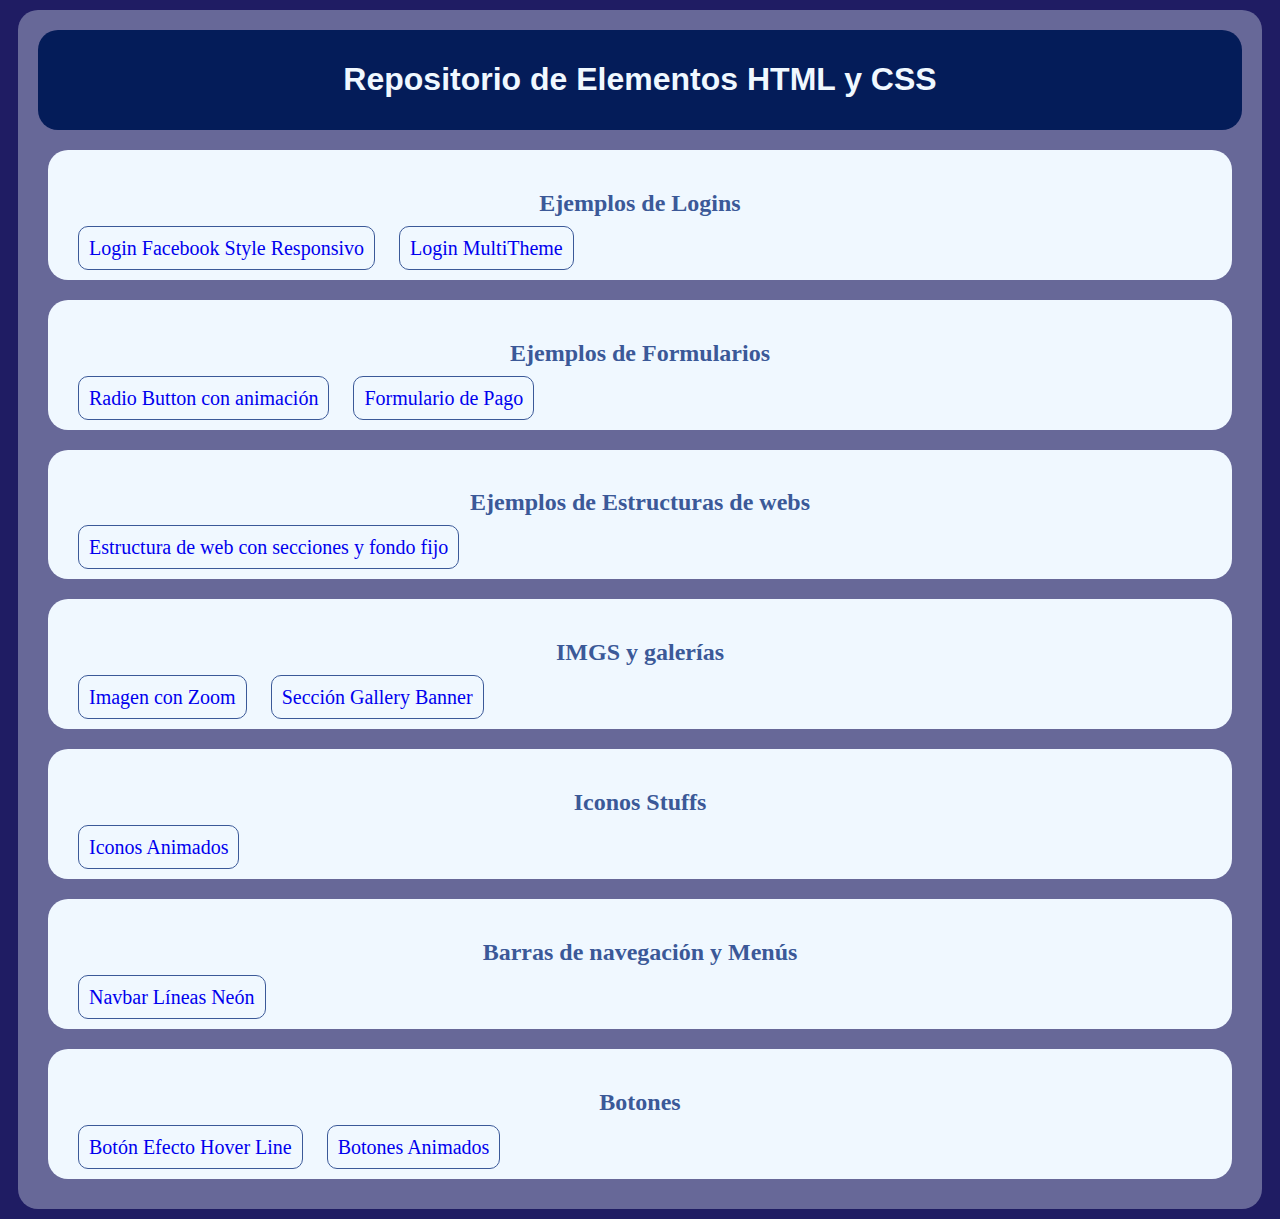
<file: index.html>
<!DOCTYPE html>
<html lang="en">

<head>
    <meta charset="UTF-8">
    <meta name="viewport" content="width=device-width, initial-scale=1.0">
    <title>Repositorio</title>
    <link rel="stylesheet" href="/css/styleRepo.css">
</head>

<body>
    <div class="principal">
        <div class="titulo">
            <h1>Repositorio de Elementos HTML y CSS</h1>
        </div>
        <div class="LogInForms">
            <h2>Ejemplos de Logins</h2>
            <a href="/pag/LogIn_Facebook.html">Login Facebook Style Responsivo</a>
            <a href="/pag/Login_MultiTheme.html">Login MultiTheme</a>
        </div>
        <div class="formularios">
            <h2>Ejemplos de Formularios</h2>
            
            <a href="/pag/radioButtonAnimated.html">Radio Button con animación</a>
            <a href="/pag/PaymentFom.html">Formulario de Pago</a>
        </div>
        <div class="htmlEstrctures">
            <h2>Ejemplos de Estructuras de webs</h2>
            <a href="/pag/WebFondoFijoPlusSections.html"> Estructura de web con secciones y fondo fijo</a>
        </div>
        <div class="ImgYGallery">
            <h2>IMGS y galerías</h2>
            <a href="/pag/ImagenWithZoom.html">Imagen con Zoom</a>
            <a href="/pag/SectionGalleryBanner.html">Sección Gallery Banner</a>

        </div>
        <div class="Icons">
            <h2>Iconos Stuffs</h2>
            <a href="/pag/IconosAnimados.html">Iconos Animados</a>
        </div>
        <div class="Naviations">
            <h2>Barras de navegación y Menús</h2>
            <a href="/pag/NavBarLinesNeon1.html">Navbar Líneas Neón</a>
        </div>
        <div class="Buttons">
            <h2>Botones</h2>
            <a href="/pag/ButtonHoverStyle.html">Botón Efecto Hover Line</a>
            <a href="/pag/buttonAnimated.html">Botones Animados</a>
        </div>
    </div>

</body>

</html>
</file>
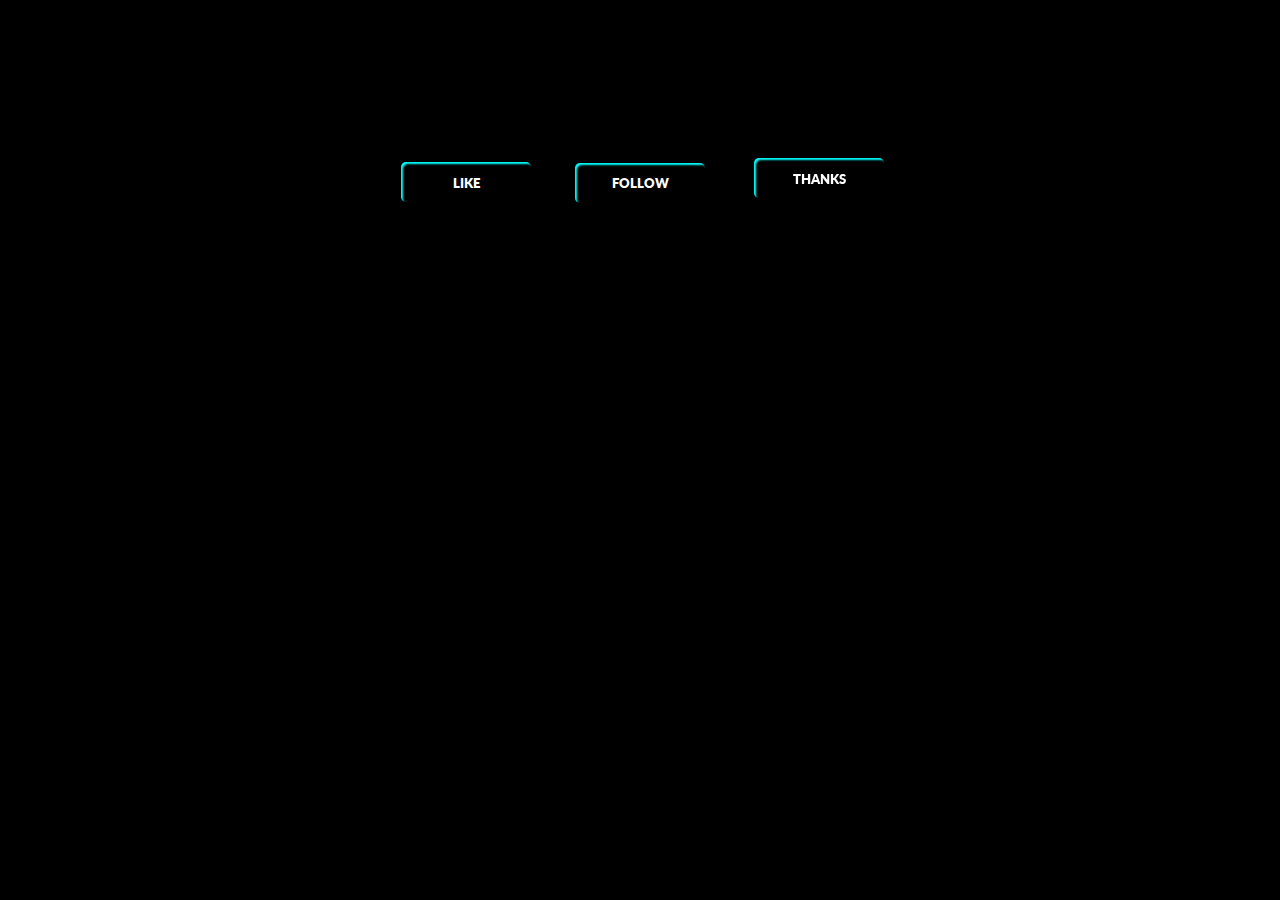
<file: pag/buttonAnimated.html>
<!DOCTYPE html>
<html lang="en">

<head>
  <meta charset="UTF-8">
  <meta name="viewport" content="width=device-width, initial-scale=1.0">
  <title>BUTTON_ANIMATED</title>
  <link rel="stylesheet" href="../css/buttonAnimated.css">
</head>

<body>
  <header>
    <link href="https://fonts.googleapis.com/css2?family=Lato&display=swap" rel="stylesheet">
  </header>

  <h1>Animation Buttons</h1>
  <p>Hover us and enjoy the satisfying neumorphic animation designs!</p>
  <div class="frame">

    <button class="custom-btn btn-3"><span>LIKE</span></button>
    <button class="custom-btn btn-10">FOLLOW</button>
    <button class="custom-btn btn-12"><span>SHARE!</span><span>THANKS</span></button>

  </div>

</body>

</html>
</file>
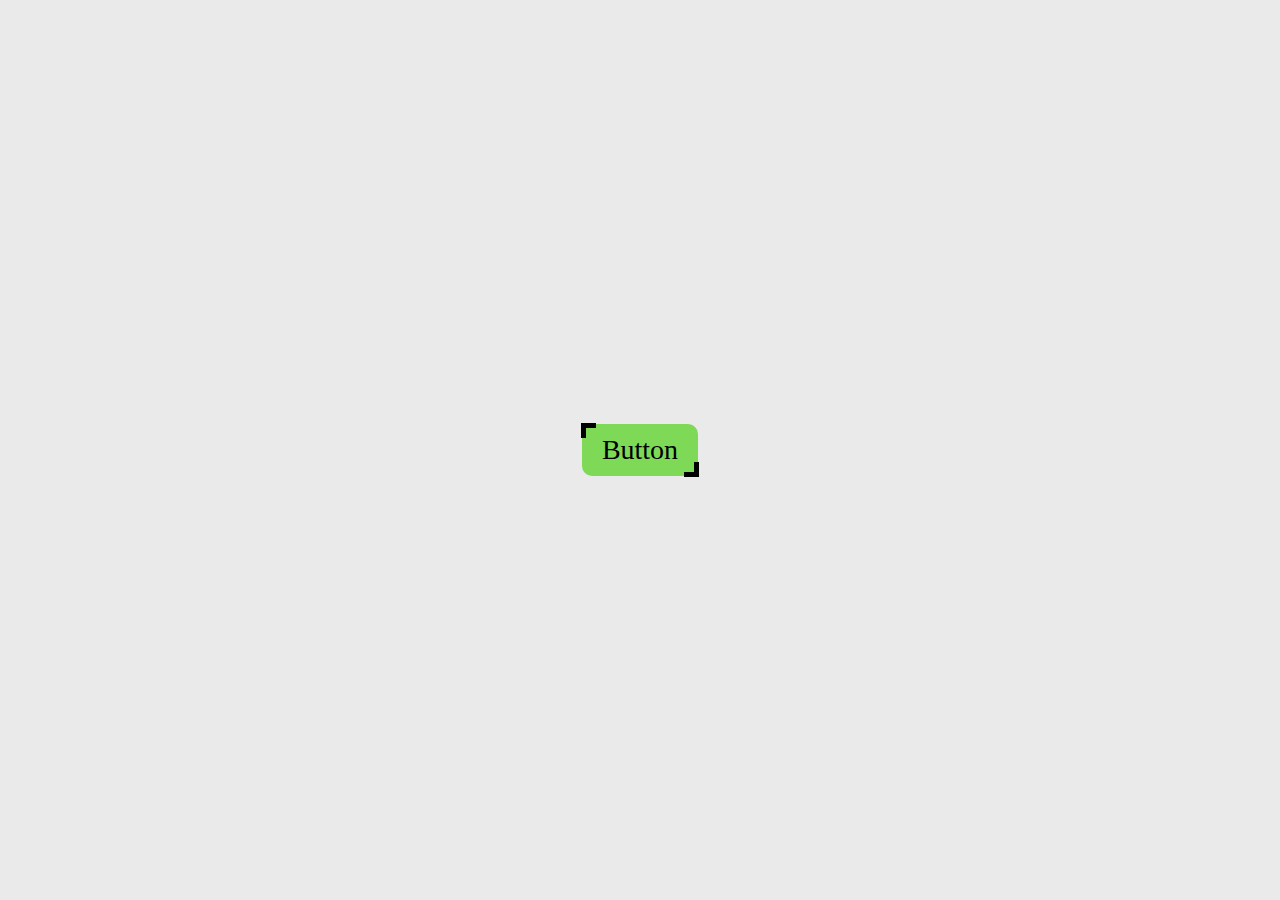
<file: pag/ButtonHoverStyle.html>
<!DOCTYPE html>
<html lang="en">

<head>
  <meta charset="UTF-8">
  <meta name="viewport" content="width=device-width, initial-scale=1.0">
  <title>Button Hover Style</title>
  <link rel="stylesheet" href="https://cdnjs.cloudflare.com/ajax/libs/font-awesome/5.15.3/css/all.min.css">
<link rel="stylesheet" href="../css/ButtonHoverStyle.css">

</head>

<body>
  <div class="data-container">
    <span class="btn">Button</span>
  </div>
</body>

</html>
</file>
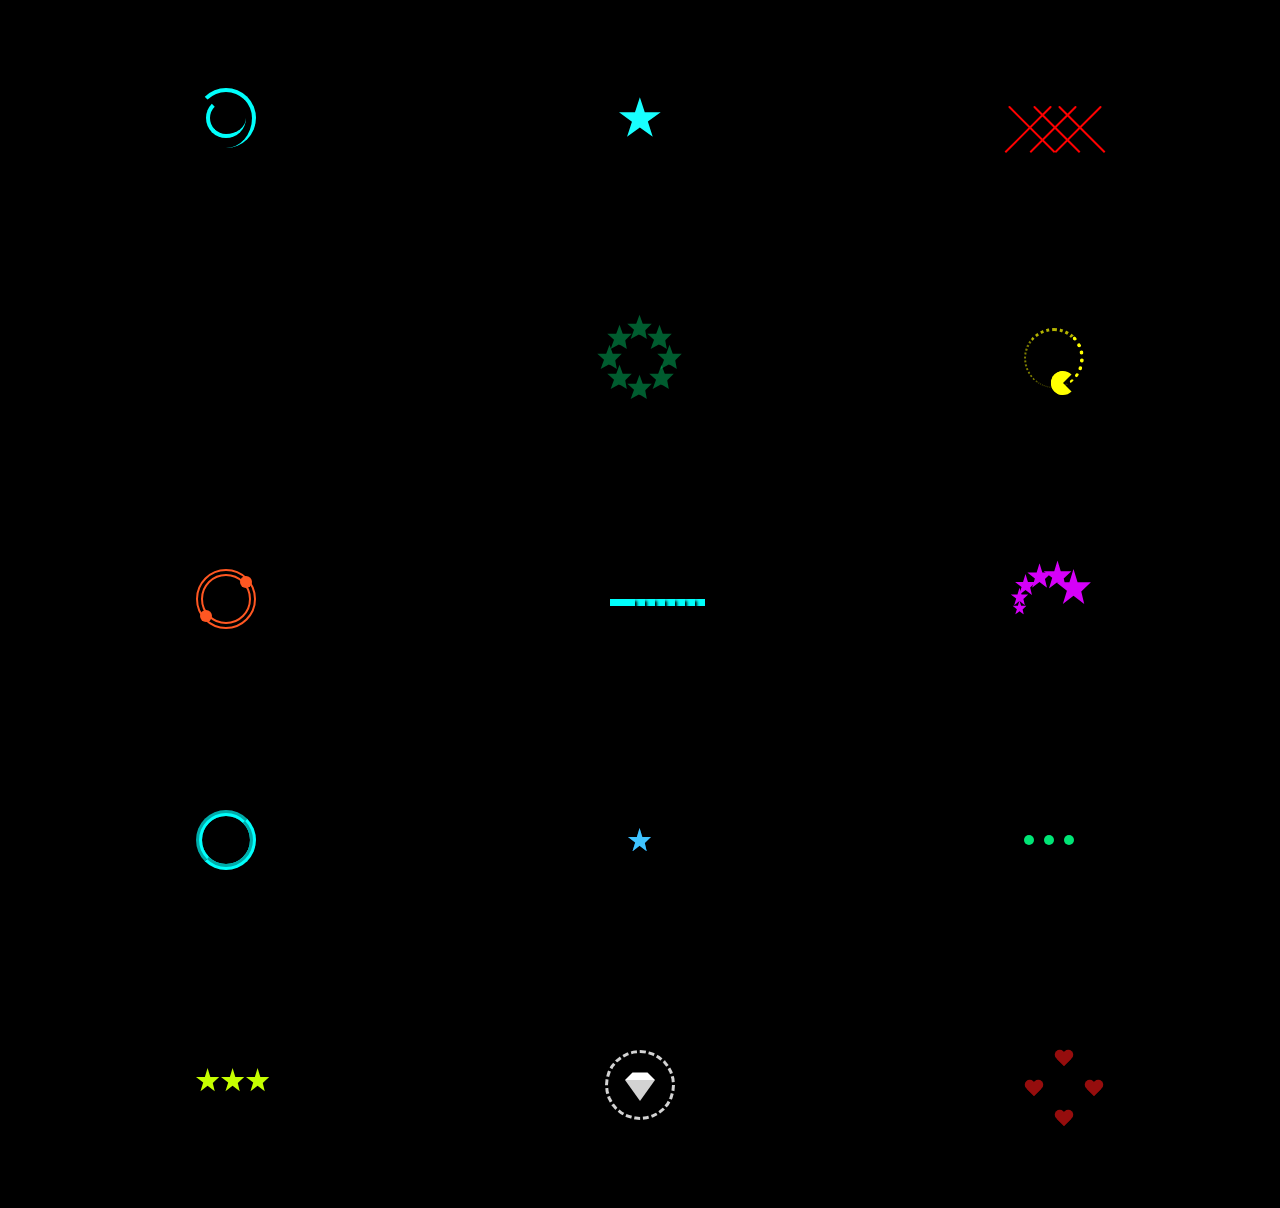
<file: pag/IconosAnimados.html>
<!DOCTYPE html>
<html lang="en">
<head>
    <meta charset="UTF-8">
    <meta name="viewport" content="width=device-width, initial-scale=1.0">
    <title>AnimatedIcons</title>
    <link rel="stylesheet" href="../css/IconosAnimados.css">

</head>
<body>
    <div class="container">
        <section>
          <div class="loader loader-1">
            <div class="loader-outter"></div>
            <div class="loader-inner"></div>
          </div>
        </section>
        <section>
          <div class="loader loader-2">
            <svg class="loader-star" xmlns="http://www.w3.org/2000/svg" xmlns:xlink="http://www.w3.org/1999/xlink" version="1.1">
                  <polygon points="29.8 0.3 22.8 21.8 0 21.8 18.5 35.2 11.5 56.7 29.8 43.4 48.2 56.7 41.2 35.1 59.6 21.8 36.8 21.8 " fill="#18ffff" />
               </svg>
            <div class="loader-circles"></div>
          </div>
        </section>
        <section>
          <div class="loader loader-21">
            <div class="css-times times1"></div>
            <div class="css-times times2"></div>
            <div class="css-times times3"></div>
          </div>
        </section>
        <section>
          <div class="loader loader-7">
            <div class="line line1"></div>
            <div class="line line2"></div>
            <div class="line line3"></div>
          </div>
        </section>
        <section>
          <div class="loader loader-18">
            <div class="css-star star1"></div>
            <div class="css-star star2"></div>
            <div class="css-star star3"></div>
            <div class="css-star star4"></div>
            <div class="css-star star5"></div>
            <div class="css-star star6"></div>
            <div class="css-star star7"></div>
            <div class="css-star star8"></div>
          </div>
        </section>
        <section>
          <div class="loader loader-5">
            <div class="loader-pacman"></div>
          </div>
        </section>
      
        <section>
          <div class="loader loader-4"></div>
        </section>
        <section>
          <div class="loader loader-17">
            <div class="css-square square1"></div>
            <div class="css-square square2"></div>
            <div class="css-square square3"></div>
            <div class="css-square square4"></div>
            <div class="css-square square5"></div>
            <div class="css-square square6"></div>
            <div class="css-square square7"></div>
            <div class="css-square square8"></div>
          </div>
        </section>
      
      
        <section>
          <div class="loader loader-12">
            <svg class="loader-star star1" version="1.1" xmlns="http://www.w3.org/2000/svg" xmlns:xlink="http://www.w3.org/1999/xlink" x="0px" y="0px" width="35px" height="35px" viewBox="0 0 23.172 23.346" xml:space="preserve">
                  <polygon points="11.586,0 8.864,8.9 0,8.9 7.193,14.447 4.471,23.346 11.586,17.84 18.739,23.346 16.77,14.985 23.172,8.9 14.306,8.9" />
               </svg>
            <svg class="loader-star star2" version="1.1" xmlns="http://www.w3.org/2000/svg" xmlns:xlink="http://www.w3.org/1999/xlink" x="0px" y="0px" width="35px" height="35px" viewBox="0 0 23.172 23.346" xml:space="preserve">
                  <polygon points="11.586,0 8.864,8.9 0,8.9 7.193,14.447 4.471,23.346 11.586,17.84 18.739,23.346 16.77,14.985 23.172,8.9 14.306,8.9" />
               </svg>
            <svg class="loader-star star3" version="1.1" xmlns="http://www.w3.org/2000/svg" xmlns:xlink="http://www.w3.org/1999/xlink" x="0px" y="0px" width="35px" height="35px" viewBox="0 0 23.172 23.346" xml:space="preserve">
                  <polygon points="11.586,0 8.864,8.9 0,8.9 7.193,14.447 4.471,23.346 11.586,17.84 18.739,23.346 16.77,14.985 23.172,8.9 14.306,8.9" />
               </svg>
            <svg class="loader-star star4" version="1.1" xmlns="http://www.w3.org/2000/svg" xmlns:xlink="http://www.w3.org/1999/xlink" x="0px" y="0px" width="35px" height="35px" viewBox="0 0 23.172 23.346" xml:space="preserve">
                  <polygon points="11.586,0 8.864,8.9 0,8.9 7.193,14.447 4.471,23.346 11.586,17.84 18.739,23.346 16.77,14.985 23.172,8.9 14.306,8.9" />
               </svg>
            <svg class="loader-star star5" version="1.1" xmlns="http://www.w3.org/2000/svg" xmlns:xlink="http://www.w3.org/1999/xlink" x="0px" y="0px" width="35px" height="35px" viewBox="0 0 23.172 23.346" xml:space="preserve">
                  <polygon points="11.586,0 8.864,8.9 0,8.9 7.193,14.447 4.471,23.346 11.586,17.84 18.739,23.346 16.77,14.985 23.172,8.9 14.306,8.9" />
               </svg>
            <svg class="loader-star star6" version="1.1" xmlns="http://www.w3.org/2000/svg" xmlns:xlink="http://www.w3.org/1999/xlink" x="0px" y="0px" width="35px" height="35px" viewBox="0 0 23.172 23.346" xml:space="preserve">
                  <polygon points="11.586,0 8.864,8.9 0,8.9 7.193,14.447 4.471,23.346 11.586,17.84 18.739,23.346 16.77,14.985 23.172,8.9 14.306,8.9" />
               </svg>
          </div>
        </section>
      
        <section>
          <div class="loader loader-6">
            <div class="loader-inner"></div>
          </div>
        </section>
        <section>
          <div class="loader loader-14">
            <svg class="loader-star star-small" version="1.1" xmlns="http://www.w3.org/2000/svg" xmlns:xlink="http://www.w3.org/1999/xlink" x="0px" y="0px" width="23.172px" height="23.346px" viewBox="0 0 23.172 23.346" xml:space="preserve">
                  <polygon fill="#01579b" points="11.586,0 8.864,8.9 0,8.9 7.193,14.447 4.471,23.346 11.586,17.84 18.739,23.346 16.77,14.985 23.172,8.9 14.306,8.9  "></polygon>
               </svg>
            <svg class="loader-star star-big" version="1.1" xmlns="http://www.w3.org/2000/svg" xmlns:xlink="http://www.w3.org/1999/xlink" x="0px" y="0px" width="23.172px" height="23.346px" viewBox="0 0 23.172 23.346" xml:space="preserve">
                  <polygon fill="#40c4ff" points="11.586,0 8.864,8.9 0,8.9 7.193,14.447 4.471,23.346 11.586,17.84 18.739,23.346 16.77,14.985 23.172,8.9 14.306,8.9  "></polygon>
               </svg>
          </div>
        </section>
        <section>
          <div class="loader loader-3">
            <div class="dot dot1"></div>
            <div class="dot dot2"></div>
            <div class="dot dot3"></div>
          </div>
        </section>
        <section>
          <div class="loader loader-9">
            <svg class="loader-star star1" version="1.1" xmlns="http://www.w3.org/2000/svg" xmlns:xlink="http://www.w3.org/1999/xlink" x="0px" y="0px" width="23.172px" height="23.346px" viewBox="0 0 23.172 23.346" xml:space="preserve">
                  <polygon fill="#c6ff00" points="11.586,0 8.864,8.9 0,8.9 7.193,14.447 4.471,23.346 11.586,17.84 18.739,23.346 16.77,14.985 23.172,8.9 14.306,8.9" />
               </svg>
            <svg class="loader-star star2" version="1.1" xmlns="http://www.w3.org/2000/svg" xmlns:xlink="http://www.w3.org/1999/xlink" x="0px" y="0px" width="23.172px" height="23.346px" viewBox="0 0 23.172 23.346" xml:space="preserve">
                  <polygon fill="#c6ff00" points="11.586,0 8.864,8.9 0,8.9 7.193,14.447 4.471,23.346 11.586,17.84 18.739,23.346 16.77,14.985 23.172,8.9 14.306,8.9  " />
               </svg>
            <svg class="loader-star star3" version="1.1" xmlns="http://www.w3.org/2000/svg" xmlns:xlink="http://www.w3.org/1999/xlink" x="0px" y="0px" width="23.172px" height="23.346px" viewBox="0 0 23.172 23.346" xml:space="preserve">
                  <polygon fill="#c6ff00" points="11.586,0 8.864,8.9 0,8.9 7.193,14.447 4.471,23.346 11.586,17.84 18.739,23.346 16.77,14.985 23.172,8.9 14.306,8.9  " />
               </svg>
          </div>
        </section>
        <section>
          <div class="loader loader-20">
            <div class="css-diamond"></div>
          </div>
        </section>
        <section>
          <div class="loader loader-13">
            <div class="css-heart heart1"></div>
            <div class="css-heart heart2"></div>
            <div class="css-heart heart3"></div>
            <div class="css-heart heart4"></div>
          </div>
        </section>
      </div>
</body>
</html>
</file>
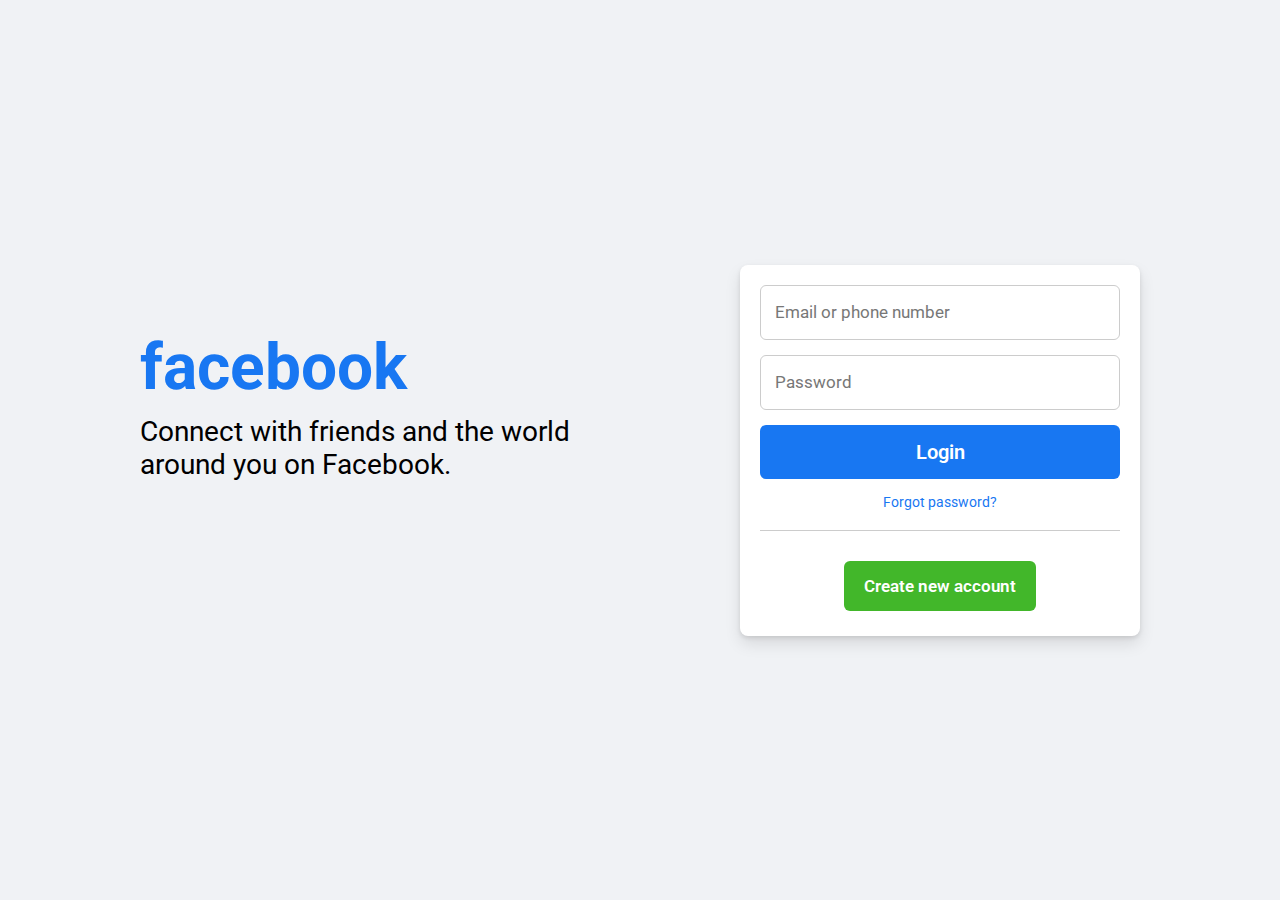
<file: pag/LogIn_Facebook.html>
<!DOCTYPE html>
<html lang="en" >
<head>
  <meta charset="UTF-8">
  <title>FACEBOOK LOGIN</title>
  <link rel="stylesheet" href="https://cdnjs.cloudflare.com/ajax/libs/font-awesome/5.15.3/css/all.min.css">
  <link rel="stylesheet" href="/css/FacebookLogIn.css">

</head>
<body>
<div class="container flex">
  <div class="facebook-page flex">
    <div class="text">
      <h1>facebook</h1>
      <p>Connect with friends and the world </p>
      <p> around you on Facebook.</p>
    </div>
    <form action="#">
      <input type="email" placeholder="Email or phone number" required>
      <input type="password" placeholder="Password" required>
      <div class="link">
        <button type="submit" class="login">Login</button>
        <a href="#" class="forgot">Forgot password?</a>
      </div>
      <hr>
      <div class="button">
        <a href="#">Create new account</a>
      </div>
    </form>
  </div>
</div>
  
</body>
</html>
</file>
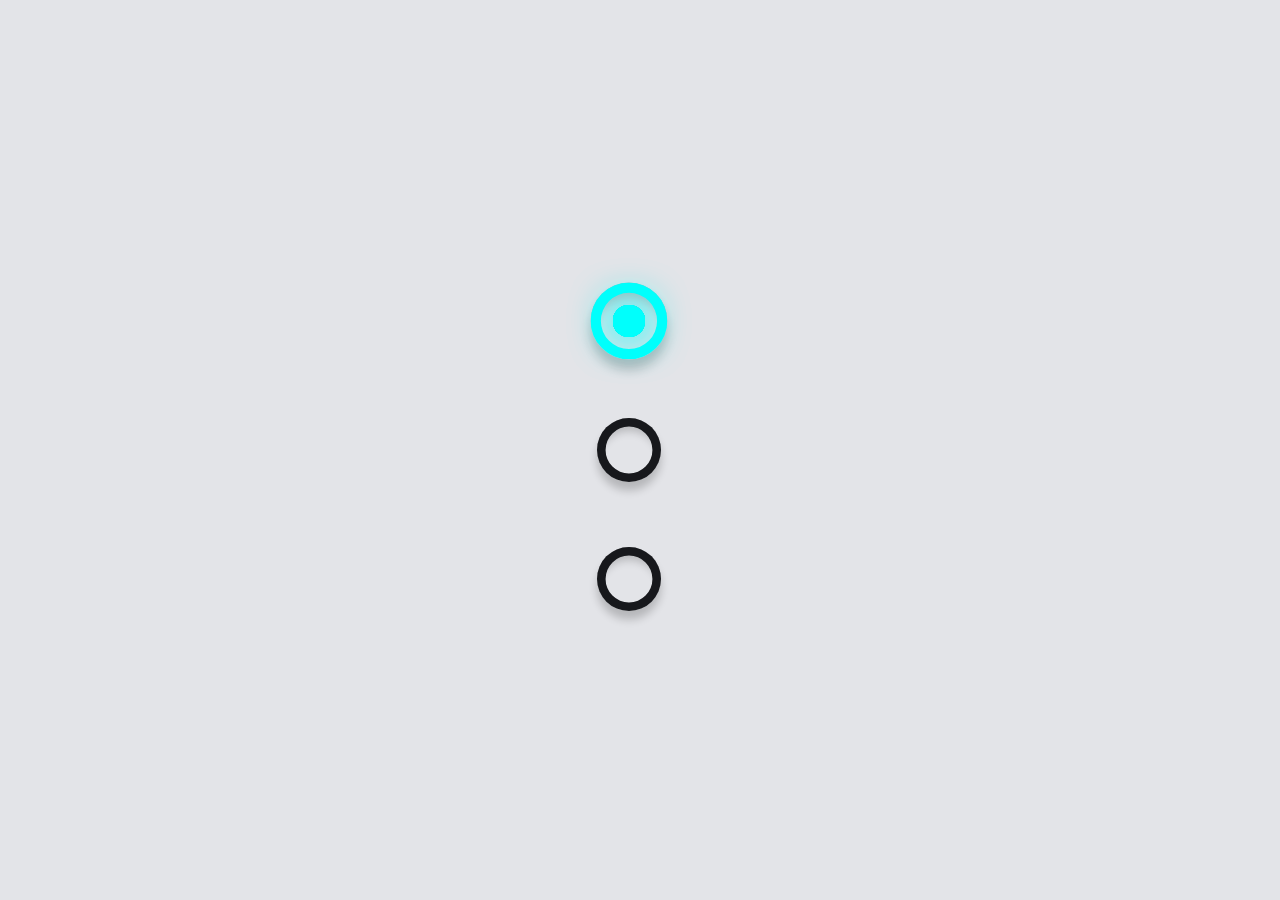
<file: pag/radioButtonAnimated.html>
<!DOCTYPE html>
<html lang="en">
<head>
    <meta charset="UTF-8">
    <meta name="viewport" content="width=device-width, initial-scale=1.0">
    <title>RADIO_BUTTON_ANIMATED</title>
    <link rel="stylesheet" href="https://cdnjs.cloudflare.com/ajax/libs/font-awesome/5.15.3/css/all.min.css">
    <link rel="stylesheet" href="/css/radioButtonAnimated.css">


</head>
<body>
    <form>
        <input id="a" type="radio" name="hopping" value="a" checked>
        <label for="a"><span></span></label>
        <input id="b" type="radio" name="hopping" value="b">
        <label for="b"><span></span></label>
        <input id="c" type="radio" name="hopping" value="c">
        <label for="c"><span></span></label>
        <div class="worm">
            <div class="worm__segment"></div>
            <div class="worm__segment"></div>
            <div class="worm__segment"></div>
            <div class="worm__segment"></div>
            <div class="worm__segment"></div>
            <div class="worm__segment"></div>
            <div class="worm__segment"></div>
            <div class="worm__segment"></div>
            <div class="worm__segment"></div>
            <div class="worm__segment"></div>
            <div class="worm__segment"></div>
            <div class="worm__segment"></div>
            <div class="worm__segment"></div>
            <div class="worm__segment"></div>
            <div class="worm__segment"></div>
            <div class="worm__segment"></div>
            <div class="worm__segment"></div>
            <div class="worm__segment"></div>
            <div class="worm__segment"></div>
            <div class="worm__segment"></div>
            <div class="worm__segment"></div>
            <div class="worm__segment"></div>
            <div class="worm__segment"></div>
            <div class="worm__segment"></div>
            <div class="worm__segment"></div>
            <div class="worm__segment"></div>
            <div class="worm__segment"></div>
            <div class="worm__segment"></div>
            <div class="worm__segment"></div>
            <div class="worm__segment"></div>
        </div>
    </form>
</body>
</html>
</file>
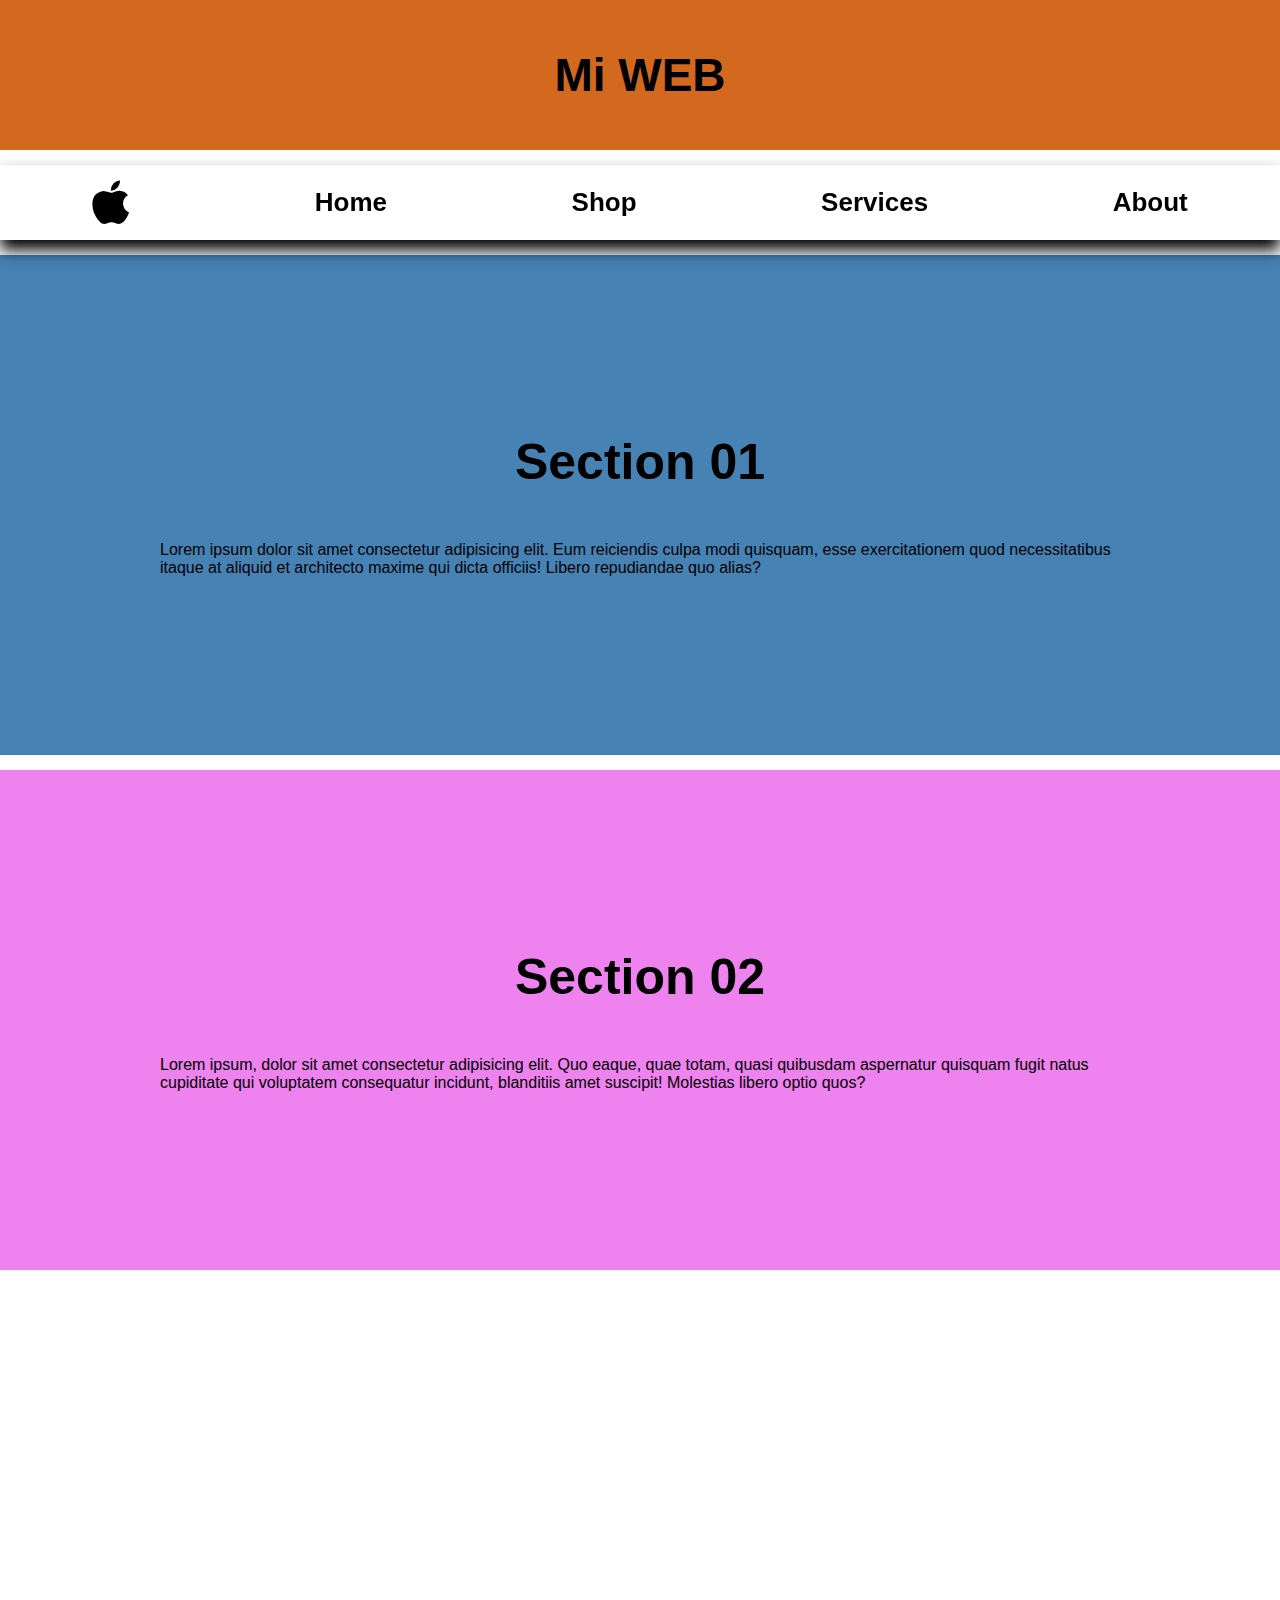
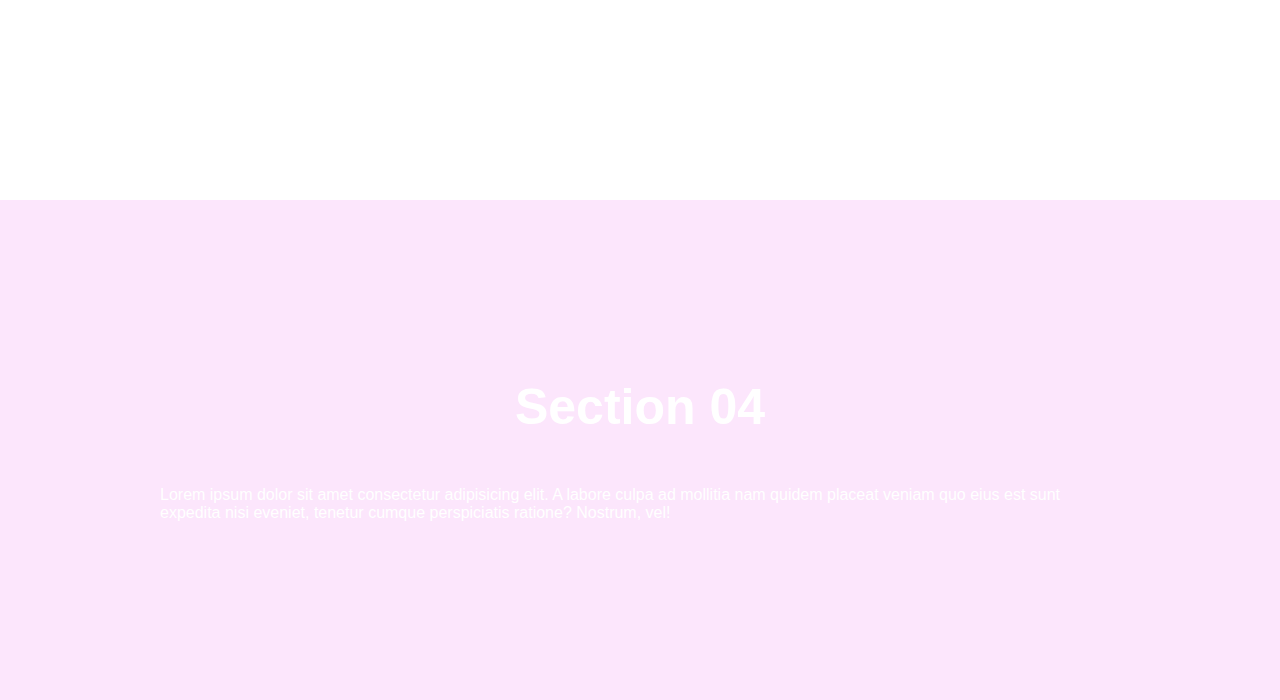
<file: pag/WebFondoFijoPlusSections.html>
<!DOCTYPE html>
<html lang="en">

<head>
    <meta charset="UTF-8">
    <meta name="viewport" content="width=device-width, initial-scale=1.0">
    <title>Document</title>
    <link rel="stylesheet" href="https://cdnjs.cloudflare.com/ajax/libs/font-awesome/6.5.2/css/all.min.css">
    <link rel="stylesheet" href="../css/WebFondoFijoPlusSections.css">
</head>

<body>
    <header>Mi WEB</header>
    <nav>
        <li><i class="fa-brands fa-apple"></i></li>
        <li>Home</li>
        <li>Shop</li>
        <li>Services</li>
        <li>About</li>
    </nav>
    <section>
        <h1>Section 01</h1>
        <p>Lorem ipsum dolor sit amet consectetur adipisicing elit. Eum reiciendis culpa modi quisquam, esse exercitationem quod necessitatibus itaque at aliquid et architecto maxime qui dicta officiis! Libero repudiandae quo alias?</p>
    </section>
    <section>
        <h1>Section 02</h1>
        <p>Lorem ipsum, dolor sit amet consectetur adipisicing elit. Quo eaque, quae totam, quasi quibusdam aspernatur quisquam fugit natus cupiditate qui voluptatem consequatur incidunt, blanditiis amet suscipit! Molestias libero optio quos?</p>
    </section>
    <section>
        <h1>Section 03</h1>
        <p>
            Lorem ipsum dolor sit amet consectetur adipisicing elit. Cum expedita placeat dolores suscipit quasi distinctio assumenda laudantium ipsa vero minus, necessitatibus sint possimus quos tempora quisquam quia nesciunt. Sapiente, explicabo?
        </p>
     </section>
    <section>
        <h1>Section 04</h1>
        <p>Lorem ipsum dolor sit amet consectetur adipisicing elit. A labore culpa ad mollitia nam quidem placeat veniam quo eius est sunt expedita nisi eveniet, tenetur cumque perspiciatis ratione? Nostrum, vel!</p>
    </section>
</body>

</html>
</file>
<file: css/styleRepo.css>
body{
    background-color: rgb(31, 28, 99);
}
h1, h2, h3, h4, h5, h6{
    color: #3b5998;
}
/* Profesional Page */
.principal{
    background-color: rgba(240, 248, 255, 0.345);
    padding: 10px;
    margin: 10px;
    border-radius: 20px;
}
.titulo{
    background-color: rgb(4, 28, 89);
    padding: 10px;
    margin: 10px;
    border-radius: 20px;
}
.titulo h1{
    color: aliceblue;
    text-align: center;
    font-family: Arial, Helvetica, sans-serif;
}
.LogInForms, .formularios, .htmlEstrctures, .ImgYGallery, .Icons, .Naviations, .Buttons{
    background-color: aliceblue;
    padding: 20px;
    margin: 20px;
    border-radius: 20px;
}
.LogInForms h2, .formularios h2, .htmlEstrctures h2, .ImgYGallery h2, .Icons h2, .Naviations h2, .Buttons h2{
    text-align: center;
    padding-top: 0px;
} 
a{
    font-size: 20px;
    background-color: aliceblue;
    margin: 10px;
    padding: 10px;
    border-radius: 10px;
    border: #3b5998 1px solid;
    max-width: fit-content;
    text-decoration: none;
}
a:hover{
    -webkit-box-reflect:below 1px linear-gradient(transparent, #0005);   
    box-shadow: 0 0 5px #035ff4, 0 0 25px #035ff4 , 0 0 250px #035ff4; 
}
</file>
<file: css/ButtonHoverStyle.css>
body {
  margin: 0;
  padding: 0;
}
.btn {
  position: relative;
  padding: 10px 20px;
  cursor: pointer;
  font-size: 28px;
  background: #7ed957;
  border-top-right-radius: 10px;
  border-bottom-left-radius: 10px;
  transition: all 1s;
}

.btn:after,
.btn:before {
  content: " ";
  width: 10px;
  height: 10px;
  position: absolute;
  border: 0px solid #fff;
  transition: all 1s;
}

.btn:after {
  top: -1px;
  left: -1px;
  border-top: 5px solid black;
  border-left: 5px solid black;
}

.btn:before {
  bottom: -1px;
  right: -1px;
  border-bottom: 5px solid black;
  border-right: 5px solid black;
}

.btn:hover {
  border-top-right-radius: 0px;
  border-bottom-left-radius: 0px;
}

.btn:hover:before,
.btn:hover:after {
  width: 100%;
  height: 100%;
}

.data-container {
  background: #EAEAEA;
  height: 100vh;
  display: flex;
  justify-content: center;
  align-items: center;
}
</file>
<file: css/IconosAnimados.css>
*,
*:before,
*:after {
-webkit-box-sizing: border-box;
box-sizing: border-box;
margin: 0;
padding: 0;
}

body {
background: black;
}

.container {
text-align: center;
}

section {
width: 30%;
display: inline-block;
text-align: center;
min-height: 215px;
vertical-align: top;
margin: 1%;
background: #000;
border-radius: 5px;

}

@media only screen and (max-width: 600px) {
section {
min-width: 350px;
}
}

.loader {
position: relative;
width: 60px;
height: 60px;
border-radius: 50%;
margin: 75px;
display: inline-block;
vertical-align: middle;
}

.loader-star {
position: absolute;
top: calc(50% - 12px);
}
/*LOADER-1*/

.loader-1 .loader-outter {
position: absolute;
border: 4px solid #00fffc;
border-left-color: transparent;
border-bottom: 0;
width: 100%;
height: 100%;
border-radius: 50%;
-webkit-animation: loader-1-outter 1s cubic-bezier(.42, .61, .58, .41) infinite;
animation: loader-1-outter 1s cubic-bezier(.42, .61, .58, .41) infinite;
}

.loader-1 .loader-inner {
position: absolute;
border: 4px solid #00fffc;
border-radius: 50%;
width: 40px;
height: 40px;
left: calc(50% - 20px);
top: calc(50% - 20px);
border-right: 0;
border-top-color: transparent;
-webkit-animation: loader-1-inner 1s cubic-bezier(.42, .61, .58, .41) infinite;
animation: loader-1-inner 1s cubic-bezier(.42, .61, .58, .41) infinite;
}
/*LOADER-2*/

.loader-2 .loader-star {
position: static;
width: 60px;
height: 60px;
-webkit-transform: scale(0.7);
-ms-transform: scale(0.7);
transform: scale(0.7);
-webkit-animation: loader-2-star 1s ease alternate infinite;
animation: loader-2-star 1s ease alternate infinite;
}

.loader-2 .loader-circles {
width: 8px;
height: 8px;
background: #18ffff;
border-radius: 50%;
position: absolute;
left: calc(50% - 4px);
top: calc(50% - 4px);
-webkit-transition: all 1s ease;
-o-transition: all 1s ease;
transition: all 1s ease;
-webkit-animation: loader-2-circles 1s ease-in-out alternate infinite;
animation: loader-2-circles 1s ease-in-out alternate infinite;
}
/*LOADER-3*/

.loader-3 .dot {
width: 10px;
height: 10px;
background: #00e676;
border-radius: 50%;
position: absolute;
top: calc(50% - 5px);
}

.loader-3 .dot1 {
left: 0px;
-webkit-animation: dot-jump 0.5s cubic-bezier(0.77, 0.47, 0.64, 0.28) alternate infinite;
animation: dot-jump 0.5s cubic-bezier(0.77, 0.47, 0.64, 0.28) alternate infinite;
}

.loader-3 .dot2 {
left: 20px;
-webkit-animation: dot-jump 0.5s 0.2s cubic-bezier(0.77, 0.47, 0.64, 0.28) alternate infinite;
animation: dot-jump 0.5s 0.2s cubic-bezier(0.77, 0.47, 0.64, 0.28) alternate infinite;
}

.loader-3 .dot3 {
left: 40px;
-webkit-animation: dot-jump 0.5s 0.4s cubic-bezier(0.77, 0.47, 0.64, 0.28) alternate infinite;
animation: dot-jump 0.5s 0.4s cubic-bezier(0.77, 0.47, 0.64, 0.28) alternate infinite;
}
/*LOADER-4*/

.loader-4 {
border: 7px double #ff5722;
-webkit-animation: ball-turn 1s linear infinite;
animation: ball-turn 1s linear infinite;
}

.loader-4:before,
.loader-4:after {
content: "";
position: absolute;
width: 12px;
height: 12px;
background: #ff5722;
border-radius: 50%;
bottom: 0;
right: 37px;
}

.loader-4:after {
left: 37px;
top: 0;
}
/*LOADER-5*/

.loader-5 {
border: 8px dotted rgba(255, 255, 0, 1);
-webkit-transition: all 1s ease;
-o-transition: all 1s ease;
transition: all 1s ease;
-webkit-animation: dotted-spin 1s linear infinite;
animation: dotted-spin 1s linear infinite;
border-bottom-width: 1px;
border-bottom-color: rgba(255, 255, 0, 0.3);
border-left-width: 2px;
border-left-color: rgba(255, 255, 0, 0.5);
border-top-width: 3px;
border-right-width: 4px;
border-top-color: rgba(255, 255, 0, 0.7);
}

.loader-5 .loader-pacman,
.loader-pacman {
position: absolute;
top: 40px;
left: 25px;
width: 0px;
height: 0px;
border-right: 12px solid transparent;
border-top: 12px solid rgba(255, 255, 0, 1);
border-left: 12px solid rgba(255, 255, 0, 1);
border-bottom: 12px solid rgba(255, 255, 0, 1);
border-top-left-radius: 12px;
border-top-right-radius: 12px;
border-bottom-left-radius: 12px;
border-bottom-right-radius: 12px;
}
/*LOADER-6*/

.loader-6 {
border: 6px groove #00fffc;
-webkit-transform: rotate(360deg);
-ms-transform: rotate(360deg);
transform: rotate(360deg);
-webkit-transition: all 1s ease;
-o-transition: all 1s ease;
transition: all 1s ease;
-webkit-animation: loader-1-inner 1s ease-out alternate infinite;
animation: loader-1-inner 1s ease-out alternate infinite;
}

.loader-6 .loader-inner {
border: 0px inset #00fffc;
border-radius: 50%;
width: 100%;
height: 100%;
-webkit-animation: border-zoom 1s ease-out alternate infinite;
animation: border-zoom 1s ease-out alternate infinite;
}
/*LOADER-7*/

.loader-7 .line {
width: 8px;
position: absolute;
border-radius: 5px;
bottom: 0;
background: -webkit-gradient(linear, left top, left bottom, from(#0085f1), to(#00fffc));
background: -webkit-linear-gradient(top, #0085f1, #00fffc);
background: -o-linear-gradient(top, #0085f1, #00fffc);
background: linear-gradient(to bottom, #0085f1, #00fffc);
}

.loader-7 .line1 {
left: 0;
-webkit-animation: line-grow 0.5s ease alternate infinite;
animation: line-grow 0.5s ease alternate infinite;
}

.loader-7 .line2 {
left: 20px;
-webkit-animation: line-grow 0.5s 0.2s ease alternate infinite;
animation: line-grow 0.5s 0.2s ease alternate infinite;
}

.loader-7 .line3 {
left: 40px;
-webkit-animation: line-grow 0.5s 0.4s ease alternate infinite;
animation: line-grow 0.5s 0.4s ease alternate infinite;
}
/*LOADER-8*/

.loader-8 .star1 {
-webkit-animation: star-jump 0.5s ease-out alternate infinite;
animation: star-jump 0.5s ease-out alternate infinite;
}

.loader-8 .star2 {
-webkit-animation: star-jump 0.5s 0.25s ease-out alternate infinite;
animation: star-jump 0.5s 0.25s ease-out alternate infinite;
}

.loader-8 .star3 {
-webkit-animation: star-jump 0.5s 0.5s ease-out alternate infinite;
animation: star-jump 0.5s 0.5s ease-out alternate infinite;
}

.loader-8 .loader-star {
-webkit-transform: scale3d(0.7, 0.7, 0.7);
transform: scale3d(0.7, 0.7, 0.7);
}

.loader-8 .star1 {
left: 0px;
}

.loader-8 .star2 {
left: 25px;
}

.loader-8 .star3 {
left: 50px;
}
/*LOADER-9*/

.loader-9 .star1 {
-webkit-animation: stars-pulse 1s ease-in-out infinite;
animation: stars-pulse 1s ease-in-out infinite;
left: 0;
}

.loader-9 .star2 {
-webkit-animation: stars-pulse 1s 0.2s ease-in-out infinite;
animation: stars-pulse 1s 0.2s ease-in-out infinite;
left: 25px;
}

.loader-9 .star3 {
-webkit-animation: stars-pulse 1s 0.4s ease-in-out infinite;
animation: stars-pulse 1s 0.4s ease-in-out infinite;
left: 50px;
}
/*LOADER-10*/

.loader-10 {
width: auto;
height: auto;
-webkit-animation: star-pulse 2s ease-in-out infinite;
animation: star-pulse 2s ease-in-out infinite;
}

.loader-10 .loader-star {
position: static;
}
/*LOADER-11*/

.loader-11 {
/*    animation: stars-rotate 2s cubic-bezier(0, 0, 0.63, 0.77) infinite;*/
-webkit-animation: stars-rotate 2s linear infinite;
animation: stars-rotate 2s linear infinite;
}

.loader-11 .loader-star {
position: absolute;
}

.loader-11 .star1 {
top: 0px;
left: -7px;
}

.loader-11 .star2 {
left: 8px;
top: -12px;
position: absolute;
-webkit-transform: scale(0.8);
-ms-transform: scale(0.8);
transform: scale(0.8);
opacity: 0.9;
}

.loader-11 .star3 {
left: 26px;
top: -11px;
position: absolute;
-webkit-transform: scale(0.7);
-ms-transform: scale(0.7);
transform: scale(0.7);
opacity: 0.8;
}

.loader-11 .star4 {
left: 39px;
top: -2px;
position: absolute;
-webkit-transform: scale(0.6);
-ms-transform: scale(0.6);
transform: scale(0.6);
opacity: 0.7;
}

.loader-11 .star5 {
left: 44px;
top: 10px;
position: absolute;
-webkit-transform: scale(0.5);
-ms-transform: scale(0.5);
transform: scale(0.5);
opacity: 0.6;
}

.loader-11 .star6 {
left: 45px;
top: 21px;
position: absolute;
-webkit-transform: scale(0.4);
-ms-transform: scale(0.4);
transform: scale(0.4);
opacity: 0.5;
}
/*LOADER-12*/

.loader-12 {
-webkit-animation: stars-rotate-reverse 2s ease infinite;
animation: stars-rotate-reverse 2s ease infinite;
}

.loader-12 polygon {
fill: #d500f9 !important;
}

.loader-12 .loader-star {
position: absolute;
}

.loader-12 .star1 {
top: 0px;
right: -7px;
}

.loader-12 .star2 {
right: 9px;
top: -12px;
position: absolute;
-webkit-transform: scale(0.8);
-ms-transform: scale(0.8);
transform: scale(0.8);
-webkit-animation: stars-catch 2s 0.1s ease infinite;
animation: stars-catch 2s 0.1s ease infinite;
}

.loader-12 .star3 {
right: 27px;
top: -11px;
position: absolute;
-webkit-transform: scale(0.7);
-ms-transform: scale(0.7);
transform: scale(0.7);
-webkit-animation: stars-catch 2s 0.15s ease infinite;
animation: stars-catch 2s 0.15s ease infinite;
}

.loader-12 .star4 {
right: 41px;
top: -2px;
position: absolute;
-webkit-transform: scale(0.6);
-ms-transform: scale(0.6);
transform: scale(0.6);
-webkit-animation: stars-catch 2s 0.2s ease infinite;
animation: stars-catch 2s 0.2s ease infinite;
}

.loader-12 .star5 {
right: 47px;
top: 10px;
position: absolute;
-webkit-transform: scale(0.5);
-ms-transform: scale(0.5);
transform: scale(0.5);
-webkit-animation: stars-catch 2s 0.25s ease infinite;
animation: stars-catch 2s 0.25s ease infinite;
}

.loader-12 .star6 {
right: 47px;
top: 21px;
position: absolute;
-webkit-transform: scale(0.4);
-ms-transform: scale(0.4);
transform: scale(0.4);
-webkit-animation: stars-catch 2s 0.3s ease infinite;
animation: stars-catch 2s 0.3s ease infinite;
}

/*LOADER-13*/


.loader-13 .css-heart {
position: absolute;
-webkit-animation: star-fly-out 1s ease alternate infinite;
animation: star-fly-out 1s ease alternate infinite;
-webkit-transform: scale(0.2);
-ms-transform: scale(0.2);
    transform: scale(0.2);
}

.loader-13 .heart1 {
top: 0;
left: 30px;
}

.loader-13 .heart2 {
left: 60px;
top: 30px;
}

.loader-13 .heart3 {
top: 60px;
left: 30px;
}

.loader-13 .heart4 {
left: 0;
top: 30px;
}


/*LOADER-14*/



.loader-14 .loader-star {
position: absolute;
top: calc(50% - 12px);
left: calc(50% - 12px);
}

.star-small {
-webkit-animation: star-small-pulse 1s ease-in-out alternate infinite;
animation: star-small-pulse 1s ease-in-out alternate infinite;
}

.loader-14 .star-big {
-webkit-animation: star-big-pulse 2s -0.2s ease-in-out infinite;
animation: star-big-pulse 2s -0.2s ease-in-out infinite;
}
/*LOADER-15*/


.css-star {
margin: 10px 0;
position: relative;
display: block;
width: 0px;
height: 0px;
border-right: 26px solid transparent;
border-bottom: 23px solid #e11a2b;
border-left: 23px solid transparent;
-webkit-transform: rotate(180deg);
-ms-transform: rotate(180deg);
transform: rotate(180deg);
}

.css-star:before {
border-bottom: 18px solid #e11a2b;
border-left: 8px solid transparent;
border-right: 8px solid transparent;
position: absolute;
height: 0;
width: 0;
top: -9px;
left: -16px;
display: block;
content: '';
-webkit-transform: rotate(-35deg);
-moz-transform: rotate(-35deg);
-ms-transform: rotate(-35deg);
-o-transform: rotate(-35deg);
}

.css-star:after {
position: absolute;
display: block;
top: 2px;
left: -26px;
width: 0px;
height: 0px;
border-right: 25px solid transparent;
border-bottom: 22px solid #e11a2b;
border-left: 27px solid transparent;
-webkit-transform: rotate(-70deg);
-moz-transform: rotate(-70deg);
-ms-transform: rotate(-70deg);
-o-transform: rotate(-70deg);
content: '';
}
/*LOADER-16*/

.loader-16 .css-star {
position: absolute;
-webkit-transform: rotate(180deg) scale(0.35);
-ms-transform: rotate(180deg) scale(0.35);
transform: rotate(180deg) scale(0.35);
}

.loader-16 .star1 {
top: -20px;
left: 5px;
-webkit-animation: star-flicker 1s 0.1s linear infinite;
animation: star-flicker 1s 0.1s linear infinite;
}

.loader-16 .star2 {
left: 25px;
top: -10px;
-webkit-animation: star-flicker 1s 0.25s linear infinite;
animation: star-flicker 1s 0.25s linear infinite;
}

.loader-16 .star3 {
left: 35px;
top: 10px;
-webkit-animation: star-flicker 1s 0.5s linear infinite;
animation: star-flicker 1s 0.5s linear infinite;
}

.loader-16 .star4 {
top: 30px;
left: 27px;
-webkit-animation: star-flicker 1s 0.6s linear infinite;
animation: star-flicker 1s 0.6s linear infinite;
}

.loader-16 .star5 {
top: 40px;
left: 5px;
-webkit-animation: star-flicker 1s 0.7s linear infinite;
animation: star-flicker 1s 0.7s linear infinite;
}

.loader-16 .star6 {
top: 30px;
left: -15px;
-webkit-animation: star-flicker 1s 0.8s linear infinite;
animation: star-flicker 1s 0.8s linear infinite;
}

.loader-16 .star7 {
top: 10px;
left: -25px;
-webkit-animation: star-flicker 1s 0.9s linear infinite;
animation: star-flicker 1s 0.9s linear infinite;
}

.loader-16 .star8 {
top: -10px;
left: -15px;
-webkit-animation: star-flicker 1s 1s linear infinite;
animation: star-flicker 1s 1s linear infinite;
}
/*LOADER-17*/

.loader-17 .css-square { 
position: absolute;
top: 50%;
width: 25px; height: 7px;
background: #00fffc;
-webkit-box-shadow: 2px 2px 3px 0px black;
box-shadow: 2px 2px 3px 0px black;
}


.loader-17 .square1 {
left: 70px;
-webkit-animation: dominos 1s 0.125s ease infinite;
animation: dominos 1s 0.125s ease infinite;
}

.loader-17 .square2 {
left: 60px;
-webkit-animation: dominos 1s 0.3s ease infinite;
animation: dominos 1s 0.3s ease infinite;
}

.loader-17 .square3 {
left: 50px;
-webkit-animation: dominos 1s 0.425s ease infinite;
animation: dominos 1s 0.425s ease infinite;
}

.loader-17 .square4 {
left: 40px;
-webkit-animation: dominos 1s 0.540s ease infinite;
animation: dominos 1s 0.540s ease infinite;
}

.loader-17 .square5 {
left: 30px;
-webkit-animation: dominos 1s 0.665s ease infinite;
animation: dominos 1s 0.665s ease infinite;
}

.loader-17 .square6 {
left: 20px;
-webkit-animation: dominos 1s 0.79s ease infinite;
animation: dominos 1s 0.79s ease infinite;
}

.loader-17 .square7 {
left: 10px;
-webkit-animation: dominos 1s 0.9s ease infinite;
animation: dominos 1s 0.9s ease infinite;
}

.loader-17 .square8 {
left: 0px;
-webkit-animation: dominos 1s 1s ease infinite;
animation: dominos 1s 1s ease infinite;
}


/*LOADER-18*/

.loader-18 .css-star {
position: absolute;
-webkit-transform: rotate(180deg) scale(0.5);
-ms-transform: rotate(180deg) scale(0.5);
transform: rotate(180deg) scale(0.5);
opacity: 0.4;
}

.loader-18 .css-star,
.loader-18 .css-star:before,
.loader-18 .css-star:after {
border-bottom-color: #00e676;
}

.loader-18 .star1 {
top: -20px;
left: 5px;
-webkit-animation: star-crazyness 1s 0.125s ease infinite;
animation: star-crazyness 1s 0.125s ease infinite;
}

.loader-18 .star2 {
left: 25px;
top: -10px;
-webkit-animation: star-crazyness 1s 0.3s ease infinite;
animation: star-crazyness 1s 0.3s ease infinite;
}

.loader-18 .star3 {
left: 35px;
top: 10px;
-webkit-animation: star-crazyness 1s 0.425s ease infinite;
animation: star-crazyness 1s 0.425s ease infinite;
}

.loader-18 .star4 {
top: 30px;
left: 27px;
-webkit-animation: star-crazyness 1s 0.540s ease infinite;
animation: star-crazyness 1s 0.540s ease infinite;
}

.loader-18 .star5 {
top: 40px;
left: 5px;
-webkit-animation: star-crazyness 1s 0.665s ease infinite;
animation: star-crazyness 1s 0.665s ease infinite;
}

.loader-18 .star6 {
top: 30px;
left: -15px;
-webkit-animation: star-crazyness 1s 0.79s ease infinite;
animation: star-crazyness 1s 0.79s ease infinite;
}

.loader-18 .star7 {
top: 10px;
left: -25px;
-webkit-animation: star-crazyness 1s 0.9s ease infinite;
animation: star-crazyness 1s 0.9s ease infinite;
}

.loader-18 .star8 {
top: -10px;
left: -15px;
-webkit-animation: star-crazyness 1s 1s ease infinite;
animation: star-crazyness 1s 1s ease infinite;
}
/*LOADER-19*/

.loader-19 .css-star {
position: absolute;
-webkit-transform: rotate(180deg) scale(0.5);
-ms-transform: rotate(180deg) scale(0.5);
transform: rotate(180deg) scale(0.5);
}

.loader-19 .star1 {
left: 0;
-webkit-animation: star-crawl 1s ease-out alternate infinite;
animation: star-crawl 1s ease-out alternate infinite;
}

.loader-19 .star2 {
left: 22px;
-webkit-transform: rotate(180deg) scale(0.45);
-ms-transform: rotate(180deg) scale(0.45);
transform: rotate(180deg) scale(0.45);
-webkit-animation: star-crawl 1s 0.1s ease-out alternate infinite;
animation: star-crawl 1s 0.1s ease-out alternate infinite;
}

.loader-19 .star3 {
left: 44px;
-webkit-transform: rotate(180deg) scale(0.4);
-ms-transform: rotate(180deg) scale(0.4);
transform: rotate(180deg) scale(0.4);
-webkit-animation: star-crawl 1s 0.2s ease-out alternate infinite;
animation: star-crawl 1s 0.2s ease-out alternate infinite;
}

.loader-19 .star4 {
left: 66px;
-webkit-transform: rotate(180deg) scale(0.35);
-ms-transform: rotate(180deg) scale(0.35);
transform: rotate(180deg) scale(0.35);
-webkit-animation: star-crawl 1s 0.3s ease-out alternate infinite;
animation: star-crawl 1s 0.3s ease-out alternate infinite;
}

.loader-19 .star5 {
left: 88px;
-webkit-transform: rotate(180deg) scale(0.3);
-ms-transform: rotate(180deg) scale(0.3);
transform: rotate(180deg) scale(0.3);
-webkit-animation: star-crawl 1s 0.4s ease-out alternate infinite;
animation: star-crawl 1s 0.4s ease-out alternate infinite;
}

.loader-19 .star6 {
left: 110px;
-webkit-transform: rotate(180deg) scale(0.25);
-ms-transform: rotate(180deg) scale(0.25);
transform: rotate(180deg) scale(0.25);
-webkit-animation: star-crawl 1s 0.5s ease-out alternate infinite;
animation: star-crawl 1s 0.5s ease-out alternate infinite;
}

.loader-19 .star7 {
left: 132px;
-webkit-transform: rotate(180deg) scale(0.2);
-ms-transform: rotate(180deg) scale(0.2);
transform: rotate(180deg) scale(0.2);
-webkit-animation: star-crawl 1s 0.6s ease-out alternate infinite;
animation: star-crawl 1s 0.6s ease-out alternate infinite;
}

.loader-19 .star8 {
left: 154px;
-webkit-transform: rotate(180deg) scale(0.15);
-ms-transform: rotate(180deg) scale(0.15);
transform: rotate(180deg) scale(0.15);
-webkit-animation: star-crawl 1s 0.7s ease-out alternate infinite;
animation: star-crawl 1s 0.7s ease-out alternate infinite;
}

.loader-20 {
width: 70px;
height: 70px;
border: 3px dashed #d3d3d3;
-webkit-animation: stars-rotate-reverse 2s linear both infinite;
animation: stars-rotate-reverse 2s linear both infinite;
}

.loader-20 .css-diamond {
position: absolute;
left: calc(50% - 50px);
top: calc(50% - 50px);
-webkit-transform: scale(0.3);
-ms-transform: scale(0.3);
    transform: scale(0.3);
-webkit-transform-origin: 50% 100%;
-ms-transform-origin: 50% 100%;
    transform-origin: 50% 100%;
border-color: transparent transparent #fff transparent;
}

.loader-20 .css-diamond:after {
border-color: lightgrey transparent transparent transparent;
}

.css-diamond {
border-style: solid;
border-color: transparent transparent #ce93d8 transparent;
border-width: 0 25px 25px 25px;
height: 0;
width: 100px;
position: relative;
margin: 20px 0 50px 0;
}

.css-diamond:after {
content: "";
position: absolute;
top: 25px;
left: -25px;
width: 0;
height: 0;
border-style: solid;
border-color: #ce93d8 transparent transparent transparent;
border-width: 70px 50px 0 50px;
}

.css-heart {
position: absolute;
/*      width: 100px;
height: 90px;*/
}

.css-heart:before,
.css-heart:after {
position: absolute;
content: "";
left: 50px;
top: 0;
width: 50px;
height: 80px;
background: #950d0d;
border-radius: 50px 50px 0 0;
-webkit-transform: rotate(-45deg);
-ms-transform: rotate(-45deg);
    transform: rotate(-45deg);
-webkit-transform-origin: 0 100%;
-ms-transform-origin: 0 100%;
    transform-origin: 0 100%;
}

.css-heart:after {
left: 0;
-webkit-transform: rotate(45deg);
-ms-transform: rotate(45deg);
    transform: rotate(45deg);
-webkit-transform-origin: 100% 100%;
-ms-transform-origin: 100% 100%;
    transform-origin: 100% 100%;
}

.css-times {
position: absolute;
width: 100px;
height: 90px;
}

.css-times:before,
.css-times:after {
position: absolute;
content: "";
left: 50px;
top: 0;
width: 2px;
height: 65px;
background: red;
border-radius: 50px 50px 0 0;
-webkit-transform: rotate(-45deg);
-ms-transform: rotate(-45deg);
    transform: rotate(-45deg);
-webkit-transform-origin: 0 100%;
-ms-transform-origin: 0 100%;
    transform-origin: 0 100%;
-webkit-animation: times-background 1s ease-in-out infinite;
    animation: times-background 1s ease-in-out infinite;
}

.css-times:after {
left: 0;
-webkit-transform: rotate(45deg);
-ms-transform: rotate(45deg);
    transform: rotate(45deg);
-webkit-transform-origin: 100% 100%;
-ms-transform-origin: 100% 100%;
    transform-origin: 100% 100%;
}

.loader-21 {
width: 100px;
}

.loader-21 .times1 {
-webkit-animation: times-pulse 1s ease-in-out infinite;
    animation: times-pulse 1s ease-in-out infinite;
left: 0;
}

.loader-21 .times2 {
-webkit-animation: times-pulse 1s 0.2s ease-in-out infinite;
    animation: times-pulse 1s 0.2s ease-in-out infinite;
left: 25px;
}

.loader-21 .times3 {
-webkit-animation: times-pulse 1s 0.4s ease-in-out infinite;
    animation: times-pulse 1s 0.4s ease-in-out infinite;
left: 50px;
}

.css-flower {
position: absolute;
background: green;
width: 35px;
height: 35px;
position: relative;
text-align: center;
-webkit-transform: rotate(20deg);
-ms-transform: rotate(20deg);
transform: rotate(20deg);
border-radius: 40%;
border-top: 4px solid #ababa9;
}

.css-flower:before {
content: "";
position: absolute;
top: -6px;
left: 0;
height: 10px;
width: 20px;
background: green;
-webkit-transform: rotate(135deg);
-ms-transform: rotate(135deg);
transform: rotate(135deg);
border-radius: 10px;
}

.loader-22 .css-flower {
position: absolute;
-webkit-transform: rotate(180deg) scale(0.5);
-ms-transform: rotate(180deg) scale(0.5);
transform: rotate(180deg) scale(0.5);
}

.loader-22 .flower1 {
left: 0;
-webkit-animation: caterpillarCrawl 1s ease-out alternate infinite;
    animation: caterpillarCrawl 1s ease-out alternate infinite;
width: 45px;
height: 45px;
top: -10px;
background: #066c06;
z-index: 2;
}

.loader-22 .flower1:before {
dissplay: none;
}

.loader-22 .flower2 {
left: 10px;
-webkit-transform: rotate(180deg) scale(0.45);
-ms-transform: rotate(180deg) scale(0.45);
transform: rotate(180deg) scale(0.45);
-webkit-animation: caterpillarCrawl 1s 0.1s ease-out alternate infinite;
    animation: caterpillarCrawl 1s 0.1s ease-out alternate infinite;
}

.loader-22 .flower3 {
left: 20px;
-webkit-transform: rotate(180deg) scale(0.4);
-ms-transform: rotate(180deg) scale(0.4);
transform: rotate(180deg) scale(0.4);
-webkit-animation: caterpillarCrawl 1s 0.2s ease-out alternate infinite;
    animation: caterpillarCrawl 1s 0.2s ease-out alternate infinite;
}

.loader-22 .flower4 {
left: 30px;
-webkit-transform: rotate(180deg) scale(0.35);
-ms-transform: rotate(180deg) scale(0.35);
transform: rotate(180deg) scale(0.35);
-webkit-animation: caterpillarCrawl 1s 0.3s ease-out alternate infinite;
    animation: caterpillarCrawl 1s 0.3s ease-out alternate infinite;
}

.loader-22 .flower5 {
left: 40px;
-webkit-transform: rotate(180deg) scale(0.3);
-ms-transform: rotate(180deg) scale(0.3);
transform: rotate(180deg) scale(0.3);
-webkit-animation: caterpillarCrawl 1s 0.4s ease-out alternate infinite;
    animation: caterpillarCrawl 1s 0.4s ease-out alternate infinite;
}

.loader-22 .flower6 {
left: 50px;
-webkit-transform: rotate(180deg) scale(0.25);
-ms-transform: rotate(180deg) scale(0.25);
transform: rotate(180deg) scale(0.25);
-webkit-animation: caterpillarCrawl 1s 0.5s ease-out alternate infinite;
    animation: caterpillarCrawl 1s 0.5s ease-out alternate infinite;
}
/* ----------------     KEYFRAMES    ----------------- */

@-webkit-keyframes loader-1-outter {
0% {
-webkit-transform: rotate(0deg);
transform: rotate(0deg);
}
100% {
-webkit-transform: rotate(360deg);
transform: rotate(360deg);
}
}

@keyframes loader-1-outter {
0% {
-webkit-transform: rotate(0deg);
transform: rotate(0deg);
}
100% {
-webkit-transform: rotate(360deg);
transform: rotate(360deg);
}
}

@-webkit-keyframes loader-1-inner {
0% {
-webkit-transform: rotate(0deg);
transform: rotate(0deg);
}
100% {
-webkit-transform: rotate(-360deg);
transform: rotate(-360deg);
}
}

@keyframes loader-1-inner {
0% {
-webkit-transform: rotate(0deg);
transform: rotate(0deg);
}
100% {
-webkit-transform: rotate(-360deg);
transform: rotate(-360deg);
}
}

@-webkit-keyframes loader-2-circles {
0% {
-webkit-box-shadow: 0 0 0 #18ffff;
box-shadow: 0 0 0 #18ffff;
opacity: 1;
-webkit-transform: rotate(0deg);
transform: rotate(0deg);
}
50% {
-webkit-box-shadow: 24px -22px #18ffff, 30px -15px 0 -3px #18ffff, 31px 0px #18ffff, 29px 9px 0 -3px #18ffff, 24px 23px #18ffff, 17px 30px 0 -3px #18ffff, 0px 33px #18ffff, -10px 28px 0 -3px #18ffff, -24px 22px #18ffff, -29px 14px 0 -3px #18ffff, -31px -3px #18ffff, -30px -11px 0 -3px #18ffff, -20px -25px #18ffff, -12px -30px 0 -3px #18ffff, 5px -29px #18ffff, 13px -25px 0 -3px #18ffff;
box-shadow: 24px -22px #18ffff, 30px -15px 0 -3px #18ffff, 31px 0px #18ffff, 29px 9px 0 -3px #18ffff, 24px 23px #18ffff, 17px 30px 0 -3px #18ffff, 0px 33px #18ffff, -10px 28px 0 -3px #18ffff, -24px 22px #18ffff, -29px 14px 0 -3px #18ffff, -31px -3px #18ffff, -30px -11px 0 -3px #18ffff, -20px -25px #18ffff, -12px -30px 0 -3px #18ffff, 5px -29px #18ffff, 13px -25px 0 -3px #18ffff;
-webkit-transform: rotate(180deg);
transform: rotate(180deg);
}
100% {
opacity: 0;
-webkit-transform: rotate(360deg);
transform: rotate(360deg);
-webkit-box-shadow: 25px -22px #18ffff, 15px -22px 0 -3px black, 31px 2px #18ffff, 21px 2px 0 -3px black, 23px 25px #18ffff, 13px 25px 0 -3px black, 0px 33px #18ffff, -10px 33px 0 -3px black, -26px 24px #18ffff, -19px 17px 0 -3px black, -32px 0px #18ffff, -23px 0px 0 -3px black, -25px -23px #18ffff, -16px -23px 0 -3px black, 0px -31px #18ffff, -2px -23px 0 -3px black;
box-shadow: 25px -22px #18ffff, 15px -22px 0 -3px black, 31px 2px #18ffff, 21px 2px 0 -3px black, 23px 25px #18ffff, 13px 25px 0 -3px black, 0px 33px #18ffff, -10px 33px 0 -3px black, -26px 24px #18ffff, -19px 17px 0 -3px black, -32px 0px #18ffff, -23px 0px 0 -3px black, -25px -23px #18ffff, -16px -23px 0 -3px black, 0px -31px #18ffff, -2px -23px 0 -3px black;
}
}

@keyframes loader-2-circles {
0% {
-webkit-box-shadow: 0 0 0 #18ffff;
box-shadow: 0 0 0 #18ffff;
opacity: 1;
-webkit-transform: rotate(0deg);
transform: rotate(0deg);
}
50% {
-webkit-box-shadow: 24px -22px #18ffff, 30px -15px 0 -3px #18ffff, 31px 0px #18ffff, 29px 9px 0 -3px #18ffff, 24px 23px #18ffff, 17px 30px 0 -3px #18ffff, 0px 33px #18ffff, -10px 28px 0 -3px #18ffff, -24px 22px #18ffff, -29px 14px 0 -3px #18ffff, -31px -3px #e11a2b, -30px -11px 0 -3px #18ffff, -20px -25px #18ffff, -12px -30px 0 -3px #18ffff, 5px -29px #18ffff, 13px -25px 0 -3px #18ffff;
box-shadow: 24px -22px #18ffff, 30px -15px 0 -3px #18ffff, 31px 0px #18ffff, 29px 9px 0 -3px #18ffff, 24px 23px #18ffff, 17px 30px 0 -3px #18ffff, 0px 33px #18ffff, -10px 28px 0 -3px #18ffff, -24px 22px #18ffff, -29px 14px 0 -3px #18ffff, -31px -3px #18ffff, -30px -11px 0 -3px #18ffff, -20px -25px #18ffff, -12px -30px 0 -3px #18ffff, 5px -29px #18ffff, 13px -25px 0 -3px #18ffff;
-webkit-transform: rotate(180deg);
transform: rotate(180deg);
}
100% {
opacity: 0;
-webkit-transform: rotate(360deg);
transform: rotate(360deg);
-webkit-box-shadow: 25px -22px #18ffff, 15px -22px 0 -3px black, 31px 2px #18ffff, 21px 2px 0 -3px black, 23px 25px #18ffff, 13px 25px 0 -3px black, 0px 33px #18ffff, -10px 33px 0 -3px black, -26px 24px #18ffff, -19px 17px 0 -3px black, -32px 0px #18ffff, -23px 0px 0 -3px black, -25px -23px #18ffff, -16px -23px 0 -3px black, 0px -31px #18ffff, -2px -23px 0 -3px black;
box-shadow: 25px -22px #18ffff, 15px -22px 0 -3px black, 31px 2px #18ffff, 21px 2px 0 -3px black, 23px 25px #18ffff, 13px 25px 0 -3px black, 0px 33px #18ffff, -10px 33px 0 -3px black, -26px 24px #18ffff, -19px 17px 0 -3px black, -32px 0px #18ffff, -23px 0px 0 -3px black, -25px -23px #18ffff, -16px -23px 0 -3px black, 0px -31px #18ffff, -2px -23px 0 -3px black;
}
}

@-webkit-keyframes loader-2-star {
0% {
-webkit-transform: scale(0) rotate(0deg);
transform: scale(0) rotate(0deg);
}
100% {
-webkit-transform: scale(0.7) rotate(360deg);
transform: scale(0.7) rotate(360deg);
}
}

@keyframes loader-2-star {
0% {
-webkit-transform: scale(0) rotate(0deg);
transform: scale(0) rotate(0deg);
}
100% {
-webkit-transform: scale(0.7) rotate(360deg);
transform: scale(0.7) rotate(360deg);
}
}

@-webkit-keyframes dot-jump {
0% {
-webkit-transform: translateY(0);
transform: translateY(0);
}
100% {
-webkit-transform: translateY(-15px);
transform: translateY(-15px);
}
}

@keyframes dot-jump {
0% {
-webkit-transform: translateY(0);
transform: translateY(0);
}
100% {
-webkit-transform: translateY(-15px);
transform: translateY(-15px);
}
}

@-webkit-keyframes ball-turn {
0% {
-webkit-transform: rotate(0deg);
transform: rotate(0deg);
}
100% {
-webkit-transform: rotate(360deg);
transform: rotate(360deg);
}
}

@keyframes ball-turn {
0% {
-webkit-transform: rotate(0deg);
transform: rotate(0deg);
}
100% {
-webkit-transform: rotate(360deg);
transform: rotate(360deg);
}
}

@-webkit-keyframes dotted-spin {
0% {
-webkit-transform: rotate(0deg);
transform: rotate(0deg);
}
100% {
-webkit-transform: rotate(-360deg);
transform: rotate(-360deg);
}
}

@keyframes dotted-spin {
0% {
-webkit-transform: rotate(0deg);
transform: rotate(0deg);
}
100% {
-webkit-transform: rotate(-360deg);
transform: rotate(-360deg);
}
}

@-webkit-keyframes hike {
0% {
-webkit-transform: translate(0);
transform: translate(0);
}
25% {
-webkit-transform: translate(20px, -20px);
transform: translate(20px, -20px);
}
50% {
-webkit-transform: translate(40px, 0px);
transform: translate(40px, 0px);
}
75% {
-webkit-transform: translate(60px, -20px);
transform: translate(60px, -20px);
}
100% {
-webkit-transform: translate(80px, 0px);
transform: translate(80px, 0px);
}
}

@keyframes hike {
0% {
-webkit-transform: translate(0);
transform: translate(0);
}
25% {
-webkit-transform: translate(20px, -20px);
transform: translate(20px, -20px);
}
50% {
-webkit-transform: translate(40px, 0px);
transform: translate(40px, 0px);
}
75% {
-webkit-transform: translate(60px, -20px);
transform: translate(60px, -20px);
}
100% {
-webkit-transform: translate(80px, 0px);
transform: translate(80px, 0px);
}
}

@-webkit-keyframes border-zoom {
0% {
border-width: 0px;
}
100% {
border-width: 10px;
}
}

@keyframes border-zoom {
0% {
border-width: 0px;
}
100% {
border-width: 10px;
}
}
/*@-webkit-keyframes line-grow {
0% {
height: 0;
}
100% {
height: 75%;
}
}*/

@-webkit-keyframes line-grow {
0% {
height: 0;
}
100% {
height: 75%;
}
}

@keyframes line-grow {
0% {
height: 0;
}
100% {
height: 75%;
}
}

@-webkit-keyframes star-jump {
0% {
-webkit-transform: translateY(0) scale(0.7);
transform: translateY(0) scale(0.7);
}
100% {
-webkit-transform: translateY(-15px) scale(1);
transform: translateY(-15px) scale(1);
}
}

@keyframes star-jump {
0% {
-webkit-transform: translateY(0) scale(0.7);
transform: translateY(0) scale(0.7);
}
100% {
-webkit-transform: translateY(-15px) scale(1);
transform: translateY(-15px) scale(1);
}
}

@-webkit-keyframes stars-pulse {
0%,
100% {
-webkit-transform: scale(1);
transform: scale(1);
opacity: 1;
}
80% {
-webkit-transform: scale(0);
transform: scale(0);
opacity: 0;
}
}

@keyframes stars-pulse {
0%,
100% {
-webkit-transform: scale(1);
transform: scale(1);
opacity: 1;
}
80% {
-webkit-transform: scale(0);
transform: scale(0);
opacity: 0;
}
}

@-webkit-keyframes times-pulse {
0%,
100% {
-webkit-transform: scale(1);
transform: scale(1);
opacity: 1;
}
60% {
-webkit-transform: scale(0);
transform: scale(0);
opacity: 0;
}
}

@keyframes times-pulse {
0%,
100% {
-webkit-transform: scale(1);
transform: scale(1);
opacity: 1;
}
60% {
-webkit-transform: scale(0);
transform: scale(0);
opacity: 0;
}
}

@-webkit-keyframes times-background {
0%,
100% {
background: blueviolet;
}
60% {
background: #ff3d00;
}
}

@keyframes times-background {
0%,
100% {
background: blueviolet;
}
60% {
background: #ff3d00;
}
}

@-webkit-keyframes star-pulse {
0%,
100% {
-webkit-transform: scale(0) rotate(0deg);
transform: scale(0) rotate(0deg);
opacity: 0.5;
}
25% {
-webkit-transform: scale(1) rotate(0deg);
transform: scale(1) rotate(0deg);
}
50% {
-webkit-transform: scale(2) rotate(0deg);
transform: scale(2) rotate(0deg);
opacity: 1;
}
75% {
-webkit-transform: scale(1.5) rotate(90deg);
transform: scale(1.5) rotate(90deg);
}
}

@keyframes star-pulse {
0%,
100% {
-webkit-transform: scale(0) rotate(0deg);
transform: scale(0) rotate(0deg);
opacity: 0.5;
}
25% {
-webkit-transform: scale(1) rotate(0deg);
transform: scale(1) rotate(0deg);
}
50% {
-webkit-transform: scale(2) rotate(0deg);
transform: scale(2) rotate(0deg);
opacity: 1;
}
75% {
-webkit-transform: scale(1.5) rotate(90deg);
transform: scale(1.5) rotate(90deg);
}
}

@-webkit-keyframes stars-rotate {
0% {
-webkit-transform: rotate(0deg);
transform: rotate(0deg);
}
25% {
-webkit-transform: rotate(-90deg);
transform: rotate(-90deg);
}
50% {
-webkit-transform: rotate(-180deg);
transform: rotate(-180deg);
}
75% {
-webkit-transform: rotate(-270deg);
transform: rotate(-270deg);
}
100% {
-webkit-transform: rotate(-360deg);
transform: rotate(-360deg);
}
}

@keyframes stars-rotate {
0% {
-webkit-transform: rotate(0deg);
transform: rotate(0deg);
}
25% {
-webkit-transform: rotate(-90deg);
transform: rotate(-90deg);
}
50% {
-webkit-transform: rotate(-180deg);
transform: rotate(-180deg);
}
75% {
-webkit-transform: rotate(-270deg);
transform: rotate(-270deg);
}
100% {
-webkit-transform: rotate(-360deg);
transform: rotate(-360deg);
}
}

@-webkit-keyframes stars-rotate-reverse {
0% {
-webkit-transform: rotate(0deg);
transform: rotate(0deg);
}
100% {
-webkit-transform: rotate(360deg);
transform: rotate(360deg);
}
}

@keyframes stars-rotate-reverse {
0% {
-webkit-transform: rotate(0deg);
transform: rotate(0deg);
}
100% {
-webkit-transform: rotate(360deg);
transform: rotate(360deg);
}
}

@-webkit-keyframes stars-catch {
0% {}
25% {}
50% {}
75% {
top: -2px;
right: -11px;
opacity: 0;
}
100% {}
}

@keyframes stars-catch {
0% {}
25% {}
50% {}
75% {
top: -2px;
right: -11px;
opacity: 0;
}
100% {}
}

@-webkit-keyframes star-fly-out {
0% {
top: 19px;
left: 19px;
}
100% {}
}

@keyframes star-fly-out {
0% {
top: 19px;
left: 19px;
}
100% {}
}

@-webkit-keyframes star-cube {
0%,
100% {
-webkit-transform: translate(0px, 0);
transform: translate(0px, 0);
}
{}
25% {
-webkit-transform: translate(60px);
transform: translate(60px);
}
50% {
-webkit-transform: translate(60px, 60px);
transform: translate(60px, 60px);
}
75% {
-webkit-transform: translate(0px, 60px);
transform: translate(0px, 60px);
}
}

@keyframes star-cube {
0%,
100% {
-webkit-transform: translate(0px, 0);
transform: translate(0px, 0);
}
{}
25% {
-webkit-transform: translate(60px);
transform: translate(60px);
}
50% {
-webkit-transform: translate(60px, 60px);
transform: translate(60px, 60px);
}
75% {
-webkit-transform: translate(0px, 60px);
transform: translate(0px, 60px);
}
}

@-webkit-keyframes star-big-pulse {
0% {
-webkit-transform: scale(0);
transform: scale(0);
opacity: 1;
}
100% {
-webkit-transform: scale(5);
transform: scale(5);
opacity: 0;
}
}

@keyframes star-big-pulse {
0% {
-webkit-transform: scale(0);
transform: scale(0);
opacity: 1;
}
100% {
-webkit-transform: scale(5);
transform: scale(5);
opacity: 0;
}
}

@-webkit-keyframes star-small-pulse {
0% {
-webkit-transform: scale(1);
transform: scale(1);
}
100% {
-webkit-transform: scale(2);
transform: scale(2);
}
}

@keyframes star-small-pulse {
0% {
-webkit-transform: scale(1);
transform: scale(1);
}
100% {
-webkit-transform: scale(2);
transform: scale(2);
}
}

@-webkit-keyframes star-flicker {
0% {
-webkit-transform: rotate(180deg) scale(0.35);
transform: rotate(180deg) scale(0.35);
}
50% {
-webkit-transform: rotate(180deg) scale(0.1);
transform: rotate(180deg) scale(0.1);
}
100% {
-webkit-transform: rotate(180deg) scale(0.35);
transform: rotate(180deg) scale(0.35);
}
}

@keyframes star-flicker {
0% {
-webkit-transform: rotate(180deg) scale(0.35);
transform: rotate(180deg) scale(0.35);
}
50% {
-webkit-transform: rotate(180deg) scale(0.1);
transform: rotate(180deg) scale(0.1);
}
100% {
-webkit-transform: rotate(180deg) scale(0.35);
transform: rotate(180deg) scale(0.35);
}
}

@-webkit-keyframes star-catcher {
0% {
opacity: 0.5;
}
/*12.5% { opacity: 1;  }*/
25% {
opacity: 0.5;
}
/*  37.5% {  opacity: 1;  }*/
50% {
opacity: 0.5;
}
/*  62.5% {opacity: 1;}*/
75% {
opacity: 0.5;
}
80% {
opacity: 1;
}
100% {
opacity: 0.5;
}
}

@keyframes star-catcher {
0% {
opacity: 0.5;
}
25% {
opacity: 0.5;
}
50% {
opacity: 0.5;
}
75% {
opacity: 0.5;
}
80% {
opacity: 1;
}
100% {
opacity: 0.5;
}
}


@-webkit-keyframes dominos {
50% { opacity: 0.7; }
75% { -webkit-transform: rotate(90deg); transform: rotate(90deg); }
80% { opacity: 1; } 
}


@keyframes dominos {
50% { opacity: 0.7; }
75% { -webkit-transform: rotate(90deg); transform: rotate(90deg); }
80% { opacity: 1; } 
}


@-webkit-keyframes star-crazyness {
0% {
opacity: 0.4;
-webkit-transform: rotate(180deg) translate(0px, 0) scale(0.6);
transform: rotate(180deg) translate(0px, 0) scale(0.6);
}
25% {
opacity: 0.4;
-webkit-transform: rotate(180deg) translate(0, 0) scale(0.2);
transform: rotate(180deg) translate(0, 0) scale(0.2);
}
50% {
opacity: 0.7;
-webkit-transform: rotate(180deg) translate(5px, 5px) scale(0.4);
transform: rotate(180deg) translate(5px, 5px) scale(0.4);
}
75% {
opacity: 0.4;
-webkit-transform: rotate(180deg) translate(0, 0) scale(0.6);
transform: rotate(180deg) translate(0, 0) scale(0.6);
}
80% {
opacity: 1;
-webkit-transform: rotate(180deg) translate(5px, 0) scale(0.1);
transform: rotate(180deg) translate(5px, 0) scale(0.1);
}
100% {
opacity: 0.4;
-webkit-transform: rotate(180deg) translate(0, 0) scale(0.6);
transform: rotate(180deg) translate(0, 0) scale(0.6);
}
}

@keyframes star-crazyness {
0% {
opacity: 0.4;
-webkit-transform: rotate(180deg) translate(0px, 0) scale(0.6);
transform: rotate(180deg) translate(0px, 0) scale(0.6);
}
25% {
opacity: 0.4;
-webkit-transform: rotate(180deg) translate(0, 0) scale(0.2);
transform: rotate(180deg) translate(0, 0) scale(0.2);
}
50% {
opacity: 0.7;
-webkit-transform: rotate(180deg) translate(5px, 5px) scale(0.4);
transform: rotate(180deg) translate(5px, 5px) scale(0.4);
}
75% {
opacity: 0.4;
-webkit-transform: rotate(180deg) translate(0, 0) scale(0.6);
transform: rotate(180deg) translate(0, 0) scale(0.6);
}
80% {
opacity: 1;
-webkit-transform: rotate(180deg) translate(5px, 0) scale(0.1);
transform: rotate(180deg) translate(5px, 0) scale(0.1);
}
100% {
opacity: 0.4;
-webkit-transform: rotate(180deg) translate(0, 0) scale(0.6);
transform: rotate(180deg) translate(0, 0) scale(0.6);
}
}

@-webkit-keyframes star-crawl {
0% {
-webkit-transform: rotate(180deg) translateY(0) scale(0.2);
transform: rotate(180deg) translateY(0) scale(0.2);
}
20% {
-webkit-transform: rotate(180deg) translateY(0) scale(0.3);
transform: rotate(180deg) translateY(0) scale(0.3);
}
40% {
-webkit-transform: rotate(180deg) translateY(0) scale(0.4);
transform: rotate(180deg) translateY(0) scale(0.4);
}
60% {
-webkit-transform: rotate(90deg) translateY(0) scale(0.4);
transform: rotate(90deg) translateY(0) scale(0.4);
}
80% {
-webkit-transform: rotate(180deg) translateY(0) scale(0.4);
transform: rotate(180deg) translateY(0) scale(0.4);
}
100% {
-webkit-transform: rotate(180deg) translateY(25px) scale(0.2);
transform: rotate(180deg) translateY(25px) scale(0.2);
}
}

@keyframes star-crawl {
0% {
-webkit-transform: rotate(180deg) translateY(0) scale(0.2);
transform: rotate(180deg) translateY(0) scale(0.2);
}
20% {
-webkit-transform: rotate(180deg) translateY(0) scale(0.3);
transform: rotate(180deg) translateY(0) scale(0.3);
}
40% {
-webkit-transform: rotate(180deg) translateY(0) scale(0.4);
transform: rotate(180deg) translateY(0) scale(0.4);
}
60% {
-webkit-transform: rotate(90deg) translateY(0) scale(0.4);
transform: rotate(90deg) translateY(0) scale(0.4);
}
80% {
-webkit-transform: rotate(180deg) translateY(0) scale(0.4);
transform: rotate(180deg) translateY(0) scale(0.4);
}
100% {
-webkit-transform: rotate(180deg) translateY(25px) scale(0.2);
transform: rotate(180deg) translateY(25px) scale(0.2);
}
}

@-webkit-keyframes caterpillarCrawl {
0% {
-webkit-transform: rotate(180deg) translateY(0) scale(0.2);
transform: rotate(180deg) translateY(0) scale(0.3);
}
20% {
-webkit-transform: rotate(180deg) translateY(0) scale(0.3);
transform: rotate(180deg) translateY(0) scale(0.4);
}
40% {
-webkit-transform: rotate(180deg) translateY(0) scale(0.4);
transform: rotate(180deg) translateY(0) scale(0.5);
}
60% {
-webkit-transform: rotate(90deg) translateY(0) scale(0.4);
transform: rotate(90deg) translateY(0) scale(0.5);
}
80% {
-webkit-transform: rotate(180deg) translateY(0) scale(0.4);
transform: rotate(180deg) translateY(0) scale(0.5);
}
100% {
-webkit-transform: rotate(180deg) translateY(25px) scale(0.2);
transform: rotate(180deg) translateY(25px) scale(0.3);
}
}

@keyframes caterpillarCrawl {
0% {
-webkit-transform: rotate(180deg) translateY(0) scale(0.2);
transform: rotate(180deg) translateY(0) scale(0.3);
}
20% {
-webkit-transform: rotate(180deg) translateY(0) scale(0.3);
transform: rotate(180deg) translateY(0) scale(0.4);
}
40% {
-webkit-transform: rotate(180deg) translateY(0) scale(0.4);
transform: rotate(180deg) translateY(0) scale(0.5);
}
60% {
-webkit-transform: rotate(90deg) translateY(0) scale(0.4);
transform: rotate(90deg) translateY(0) scale(0.5);
}
80% {
-webkit-transform: rotate(180deg) translateY(0) scale(0.4);
transform: rotate(180deg) translateY(0) scale(0.5);
}
100% {
-webkit-transform: rotate(180deg) translateY(25px) scale(0.2);
transform: rotate(180deg) translateY(25px) scale(0.3);
}
}
</file>
<file: css/FacebookLogIn.css>
@import url("https://fonts.googleapis.com/css2?family=Roboto:wght@300;400;500;700&display=swap");
* {
margin: 0;
padding: 0;
box-sizing: border-box;
font-family: "Roboto", sans-serif;
}

.flex {
display: flex;
align-items: center;
}

.container {
padding: 0 15px;
min-height: 100vh;
justify-content: center;
background: #f0f2f5;
}

.facebook-page {
justify-content: space-between;
max-width: 1000px;
width: 100%;
}

.facebook-page .text {
margin-bottom: 90px;
}

.facebook-page h1 {
color: #1877f2;
font-size: 4rem;
margin-bottom: 10px;
}

.facebook-page p {
font-size: 1.75rem;
white-space: nowrap;
}

form {
display: flex;
flex-direction: column;
background: #fff;
border-radius: 8px;
padding: 20px;
box-shadow: 0 2px 4px rgba(0, 0, 0, 0.1), 0 8px 16px rgba(0, 0, 0, 0.1);
max-width: 400px;
width: 100%;
}

form input {
height: 55px;
width: 100%;
border: 1px solid #ccc;
border-radius: 6px;
margin-bottom: 15px;
font-size: 1rem;
padding: 0 14px;
}

form input:focus {
outline: none;
border-color: #1877f2;
}

::placeholder {
color: #777;
font-size: 1.063rem;
}

.link {
display: flex;
flex-direction: column;
text-align: center;
gap: 15px;
}

.link .login {
border: none;
outline: none;
cursor: pointer;
background: #1877f2;
padding: 15px 0;
border-radius: 6px;
color: #fff;
font-size: 1.25rem;
font-weight: 600;
transition: 0.2s ease;
}

.link .login:hover {
background: #0d65d9;
}

form a {
text-decoration: none;
}

.link .forgot {
color: #1877f2;
font-size: 0.875rem;
}

.link .forgot:hover {
text-decoration: underline;
}

hr {
border: none;
height: 1px;
background-color: #ccc;
margin-bottom: 20px;
margin-top: 20px;
}

.button {
margin-top: 25px;
text-align: center;
margin-bottom: 20px;
}

.button a {
padding: 15px 20px;
background: #42b72a;
border-radius: 6px;
color: #fff;
font-size: 1.063rem;
font-weight: 600;
transition: 0.2s ease;
}

.button a:hover {
background: #3ba626;
}

@media (max-width: 900px) {
.facebook-page {
flex-direction: column;
text-align: center;
}

.facebook-page .text {
margin-bottom: 30px;
}
}

@media (max-width: 460px) {
.facebook-page h1 {
font-size: 3.5rem;
}

.facebook-page p {
font-size: 1.3rem;
}

form {
padding: 15px;
}
}


/* -- YouTube Link Styles -- */

#source-link {
  top: 60px;
}

#source-link>i {
  color: rgb(94, 106, 210);
}

#yt-link {
  top: 10px;
}

#yt-link>i {
  color: rgb(219, 31, 106);

}

.meta-link {
  align-items: center;
  backdrop-filter: blur(3px);
  background-color: rgba(255, 255, 255, 0.05);
  border: 1px solid rgba(255, 255, 255, 0.1);
  border-radius: 6px;
  box-shadow: 2px 2px 2px rgba(0, 0, 0, 0.1);
  cursor: pointer;
  display: inline-flex;
  gap: 5px;
  left: 10px;
  padding: 10px 20px;
  position: fixed;
  text-decoration: none;
  transition: background-color 600ms, border-color 600ms;
  z-index: 10000;
}

.meta-link:hover {
  background-color: rgba(255, 255, 255, 0.1);
  border: 1px solid rgba(255, 255, 255, 0.2);
}

.meta-link>i,
.meta-link>span {
  height: 20px;
  line-height: 20px;
}

.meta-link>span {
  color: black;
  font-family: "Rubik", sans-serif;
  transition: color 600ms;
}
</file>
<file: css/WebFondoFijoPlusSections.css>
* {
    margin: 0;
    color: black;
    font-family: sans-serif;
    font-size: 50px;
}

body {
    /* background-color: #000; */
    background-image: url(https://images.pexels.com/photos/1526713/pexels-photo-1526713.jpeg?auto=compress&cs=tinysrgb&w=1260&h=750&dpr=2);
    background-repeat: no-repeat;
    background-position: center;
    background-size: cover;
    display: flex;
    flex-direction: column;
    gap: 15px;
    overflow: scroll;
    scroll-behavior: smooth;
}

header {
    width: 100%;
    height: 150px;
    background-color: chocolate;
    font-weight: 900;
    font-size: 46px;
    display: flex;
    align-items: center;
    justify-content: center;
}

nav {
    backdrop-filter: blur(45px);
    display: flex;
    align-items: center;
    justify-content: space-around;
    height: 75px;
    position: sticky;
    top: 0;
    box-shadow: 0 10px 15px #000;
}

  nav{
    position: sticky; top: 0;
    backdrop-filter: blur(45px); 
  }

nav li {
    list-style: none;
    font-size: 26px;
    font-weight: 800;
}

section {
    width: 100%;
    height: 500px;
    display: flex;
    gap: 50px;
    flex-direction: column;
    align-items: center;
    justify-content: center;
}

section:nth-child(1) {
    background-color: yellowgreen;
}

section:nth-child(2) {
    background-color: aquamarine;

}

section:nth-child(3) {
    background-color: steelblue;
}


section:nth-child(4) {
    background-color: violet;
}

section:nth-child(5) p {
    color: white;
}

section:nth-child(5) h1 {
    color: white;
}

section:nth-child(6) {
    background-color: rgba(238, 130, 238, 0.201);
}
section:nth-child(6) p{
    color: white;
}
section:nth-child(6) h1{
    color: white;
}

p {
    font-size: 16px;
    width: 75%;
}
</file>
<file: css/buttonAnimated.css>
body {
  background: #000;
}

.frame {
  width: 90%;
  margin: 40px auto;
  text-align: center;
}

button {
  margin: 20px;
}

.custom-btn {
  width: 130px;
  height: 40px;
  color: #fff;
  border-radius: 5px;
  padding: 10px 25px;
  font-family: 'Lato', sans-serif;
  font-weight: 500;
  background: transparent;
  cursor: pointer;
  transition: all 0.3s ease;
  position: relative;
  display: inline-block;
  box-shadow: inset 2px 
  2px 2px 0px #00fffc,
    7px 7px 20px 0px rgba(0, 0, 0, .1),
    4px 4px 5px 0px rgba(0, 0, 0, .1);
  outline: none;
}


/* 3 */
.btn-3 {
  color: #fff;
  font-weight: 800;
  background: #000;
  width: 130px;
  height: 40px;
  line-height: 42px;
  padding: 0;
  border: none;

}
.btn-3 span {
  position: relative;
  display: block;
  width: 100%;
  height: 100%;
}

.btn-3:before,
.btn-3:after {
  position: absolute;
  content: "";
  right: 0;
  top: 0;
  background: #00fffc;
  transition: all 0.3s ease;
}

.btn-3:before {
  height: 0%;
  width: 2px;
}

.btn-3:after {
  width: 0%;
  height: 2px;
}

.btn-3:hover {
  background: transparent;
  box-shadow: none;
}

.btn-3:hover:before {
  height: 100%;
}

.btn-3:hover:after {
  width: 100%;
}

.btn-3 span:hover {
  color: #00fffc;
}

.btn-3 span:before,
.btn-3 span:after {
  position: absolute;
  content: "";
  left: 0;
  bottom: 0;
  background: #00fffc;
  transition: all 0.3s ease;
}

.btn-3 span:before {
  width: 2px;
  height: 0%;
}

.btn-3 span:after {
  width: 0%;
  height: 2px;
}

.btn-3 span:hover:before {
  height: 100%;
}

.btn-3 span:hover:after {
  width: 100%;
}



/* 10 */
.btn-10 {
  background: #000;
  color: #fff;
  font-weight: 800;
  border: none;
  transition: all 0.3s ease;
  overflow: hidden;
}

.btn-10:after {
  position: absolute;
  content: " ";
  top: 0;
  left: 0;
  z-index: -1;
  width: 100%;
  height: 100%;
  transition: all 0.3s ease;
  -webkit-transform: scale(.1);
  transform: scale(.1);
}

.btn-10:hover {
  color: #020101;
  border: none;
  background: transparent;
}

.btn-10:hover:after {
  background: #00fffc;
  -webkit-transform: scale(1);
  transform: scale(1);
}



/* 12 */
.btn-12 {
  position: relative;
  right: 20px;
  bottom: 20px;
  border: none;
  box-shadow: none;
  width: 130px;
  height: 40px;
  line-height: 42px;
  -webkit-perspective: 230px;
  perspective: 230px;
}

.btn-12 span {
  background: #000;
  display: block;
  font-weight: 800;
  position: absolute;
  width: 130px;
  height: 40px;
  box-shadow: inset 2px 2px 2px 0px #00fffc,
    7px 7px 20px 0px rgba(0, 0, 0, .1),
    4px 4px 5px 0px rgba(0, 0, 0, .1);
  border-radius: 5px;
  margin: 0;
  text-align: center;
  -webkit-box-sizing: border-box;
  -moz-box-sizing: border-box;
  box-sizing: border-box;
  -webkit-transition: all .3s;
  transition: all .3s;
}

.btn-12 span:nth-child(1) {
  -webkit-transform: rotateX(90deg);
  -moz-transform: rotateX(90deg);
  transform: rotateX(90deg);
  -webkit-transform-origin: 50% 50% -20px;
  -moz-transform-origin: 50% 50% -20px;
  transform-origin: 50% 50% -20px;
}

.btn-12 span:nth-child(2) {
  -webkit-transform: rotateX(0deg);
  -moz-transform: rotateX(0deg);
  transform: rotateX(0deg);
  -webkit-transform-origin: 50% 50% -20px;
  -moz-transform-origin: 50% 50% -20px;
  transform-origin: 50% 50% -20px;
}

.btn-12:hover span:nth-child(1) {
  background-color: #00fffc;
  color: #000;
  font-weight: 800;
  box-shadow: inset 2px 2px 2px 0px #00fffc,
    7px 7px 20px 0px rgba(0, 0, 0, .1),
    4px 4px 5px 0px rgba(0, 0, 0, .1);
  -webkit-transform: rotateX(0deg);
  -moz-transform: rotateX(0deg);
  transform: rotateX(0deg);
}

.btn-12:hover span:nth-child(2) {
  background-color: #00fffc;
  color: #000;
  font-weight: 800;
  box-shadow: inset 2px 2px 2px 0px rgba(255, 255, 255, .5),
    7px 7px 20px 0px rgba(0, 0, 0, .1),
    4px 4px 5px 0px rgba(0, 0, 0, .1);
  color: transparent;
  -webkit-transform: rotateX(-90deg);
  -moz-transform: rotateX(-90deg);
  transform: rotateX(-90deg);
}
</file>
<file: css/radioButtonAnimated.css>
* {
border: 0;
box-sizing: border-box;
margin: 0;
padding: 0;
}

:root {
font-size: calc(32px + (40 - 32)*(100vw - 320px)/ (1024 - 320));
}

body {
background: #e3e4e8;
color: #17181c;
display: flex;
font: 1em Hind, sans-serif;
height: 100vh;
line-height: 1.5;
padding: 1.5em 0;
}

form {
display: block;
margin: auto;
max-width: 10em;
position: relative;
}
input {
position: fixed;
top: -1.5em;
left: -1.5em;
}

label {
cursor: pointer;
display: block;
font-weight: bold;
text-shadow: 0 0.1em 0.1em rgba(0, 0, 0, 0.2);
transition: color 0.2s cubic-bezier(0.45, 0.05, 0.55, 0.95);
}
label:not(:last-of-type) {
margin-bottom: 1.5em;
}
label span {
box-shadow: 0 0 0 0.2em currentColor inset, 0 0.2em 0.2em rgba(0, 0, 0, 0.2), 0 0.3em 0.2em rgba(0, 0, 0, 0.2) inset;
display: inline-block;
margin-right: 0.5em;
vertical-align: bottom;
width: 1.5em;
height: 1.5em;
transition: transform 0.2s cubic-bezier(0.5, 0, 0.5, 2), box-shadow 0.2s cubic-bezier(0.45, 0.05, 0.55, 0.95), color 0.2s cubic-bezier(0.45, 0.05, 0.55, 0.95);
}

label span,
.worm__segment:before {
border-radius: 50%;
}

input:checked + label,
input:checked + label span,
.worm__segment:before {
color: #00fffc;
}
input:checked + label, 
input:checked + label span 
{
transition-delay: 0.4s;
}
input:checked + label span 
{
transform: scale(1.2);
}

.worm {
top: 0.375em;
left: 0.375em;
}
.worm, .worm__segment {
position: absolute;
}
.worm__segment {
top: 0; left: 0;
width: 0.75em;
height: 0.75em;
transition: transform 0.4s 
cubic-bezier(0.45, 0.05, 
0.55, 0.95);
}

.worm__segment:before {
animation-duration: 0.4s;
animation-timing-function: cubic-bezier(0.45, 0.05, 0.55, 0.95);
background: currentColor;
content: "";
display: block;
width: 100%;
height: 100%;
}
.worm__segment:first-child:before, .worm__segment:last-child:before {
box-shadow: 0 0 1em 0 currentColor;
}

.worm__segment:nth-child(2) {
transition-delay: 0.004s;
}
.worm__segment:nth-child(2):before {
animation-delay: 0.004s;
}

.worm__segment:nth-child(3) {
transition-delay: 0.008s;
}
.worm__segment:nth-child(3):before {
animation-delay: 0.008s;
}

.worm__segment:nth-child(4) {
transition-delay: 0.012s;
}
.worm__segment:nth-child(4):before {
animation-delay: 0.012s;
}

.worm__segment:nth-child(5) {
transition-delay: 0.016s;
}
.worm__segment:nth-child(5):before {
animation-delay: 0.016s;
}

.worm__segment:nth-child(6) {
transition-delay: 0.02s;
}
.worm__segment:nth-child(6):before {
animation-delay: 0.02s;
}

.worm__segment:nth-child(7) {
transition-delay: 0.024s;
}
.worm__segment:nth-child(7):before {
animation-delay: 0.024s;
}

.worm__segment:nth-child(8) {
transition-delay: 0.028s;
}
.worm__segment:nth-child(8):before {
animation-delay: 0.028s;
}

.worm__segment:nth-child(9) {
transition-delay: 0.032s;
}
.worm__segment:nth-child(9):before {
animation-delay: 0.032s;
}

.worm__segment:nth-child(10) {
transition-delay: 0.036s;
}
.worm__segment:nth-child(10):before {
animation-delay: 0.036s;
}

.worm__segment:nth-child(11) {
transition-delay: 0.04s;
}
.worm__segment:nth-child(11):before {
animation-delay: 0.04s;
}

.worm__segment:nth-child(12) {
transition-delay: 0.044s;
}
.worm__segment:nth-child(12):before {
animation-delay: 0.044s;
}

.worm__segment:nth-child(13) {
transition-delay: 0.048s;
}
.worm__segment:nth-child(13):before {
animation-delay: 0.048s;
}

.worm__segment:nth-child(14) {
transition-delay: 0.052s;
}
.worm__segment:nth-child(14):before {
animation-delay: 0.052s;
}

.worm__segment:nth-child(15) {
transition-delay: 0.056s;
}
.worm__segment:nth-child(15):before {
animation-delay: 0.056s;
}

.worm__segment:nth-child(16) {
transition-delay: 0.06s;
}
.worm__segment:nth-child(16):before {
animation-delay: 0.06s;
}

.worm__segment:nth-child(17) {
transition-delay: 0.064s;
}
.worm__segment:nth-child(17):before {
animation-delay: 0.064s;
}

.worm__segment:nth-child(18) {
transition-delay: 0.068s;
}
.worm__segment:nth-child(18):before {
animation-delay: 0.068s;
}

.worm__segment:nth-child(19) {
transition-delay: 0.072s;
}
.worm__segment:nth-child(19):before {
animation-delay: 0.072s;
}

.worm__segment:nth-child(20) {
transition-delay: 0.076s;
}
.worm__segment:nth-child(20):before {
animation-delay: 0.076s;
}

.worm__segment:nth-child(21) {
transition-delay: 0.08s;
}
.worm__segment:nth-child(21):before {
animation-delay: 0.08s;
}

.worm__segment:nth-child(22) {
transition-delay: 0.084s;
}
.worm__segment:nth-child(22):before {
animation-delay: 0.084s;
}

.worm__segment:nth-child(23) {
transition-delay: 0.088s;
}
.worm__segment:nth-child(23):before {
animation-delay: 0.088s;
}

.worm__segment:nth-child(24) {
transition-delay: 0.092s;
}
.worm__segment:nth-child(24):before {
animation-delay: 0.092s;
}

.worm__segment:nth-child(25) {
transition-delay: 0.096s;
}
.worm__segment:nth-child(25):before {
animation-delay: 0.096s;
}

.worm__segment:nth-child(26) {
transition-delay: 0.1s;
}
.worm__segment:nth-child(26):before {
animation-delay: 0.1s;
}

.worm__segment:nth-child(27) {
transition-delay: 0.104s;
}
.worm__segment:nth-child(27):before {
animation-delay: 0.104s;
}

.worm__segment:nth-child(28) {
transition-delay: 0.108s;
}
.worm__segment:nth-child(28):before {
animation-delay: 0.108s;
}

.worm__segment:nth-child(29) {
transition-delay: 0.112s;
}
.worm__segment:nth-child(29):before {
animation-delay: 0.112s;
}

.worm__segment:nth-child(30) {
transition-delay: 0.116s;
}
.worm__segment:nth-child(30):before {
animation-delay: 0.116s;
}

/* States */
input:nth-of-type(1):checked ~ .worm .worm__segment:before {
animation-name: hop1;
}

@keyframes hop1 {
from, to {
transform: translateX(0);
}
50% {
transform: translateX(-1.5em);
}
}
input:nth-of-type(2):checked ~ .worm .worm__segment {
transform: translateY(3em);
}
input:nth-of-type(2):checked ~ .worm .worm__segment:before {
animation-name: hop2;
}

@keyframes hop2 {
from, to {
transform: translateX(0);
}
50% {
transform: translateX(-1.5em);
}
}
input:nth-of-type(3):checked ~ .worm .worm__segment {
transform: translateY(6em);
}
input:nth-of-type(3):checked ~ .worm .worm__segment:before {
animation-name: hop3;
}

@keyframes hop3 {
from, to {
transform: translateX(0);
}
50% {
transform: translateX(-1.5em);
}
}
/* Dark mode */
@media screen and (prefers-color-scheme: dark) {
body {
background: #17181c;
color: #e3e4e8;
}

input:checked + label,
input:checked + label span,
.worm__segment:before {
color: #00fffc;
}
}


/* -- YouTube Link Styles -- */

#source-link {
top: 60px;
}

#source-link>i {
color: rgb(94, 106, 210);
}

#yt-link {
top: 10px;
}

#yt-link>i {
color: rgb(219, 31, 106);

}

.meta-link {
align-items: center;
backdrop-filter: blur(3px);
background-color: rgba(255, 255, 255, 0.05);
border: 1px solid rgba(255, 255, 255, 0.1);
border-radius: 6px;
box-shadow: 2px 2px 2px rgba(0, 0, 0, 0.1);
cursor: pointer;
display: inline-flex;
gap: 5px;
left: 10px;
padding: 10px 20px;
position: fixed;
text-decoration: none;
transition: background-color 600ms, border-color 600ms;
z-index: 10000;
}

.meta-link:hover {
background-color: rgba(255, 255, 255, 0.1);
border: 1px solid rgba(255, 255, 255, 0.2);
}

.meta-link>i,
.meta-link>span {
height: 20px;
line-height: 20px;
}

.meta-link>span {
color: white;
font-family: "Rubik", sans-serif;
transition: color 600ms;
}
</file>
